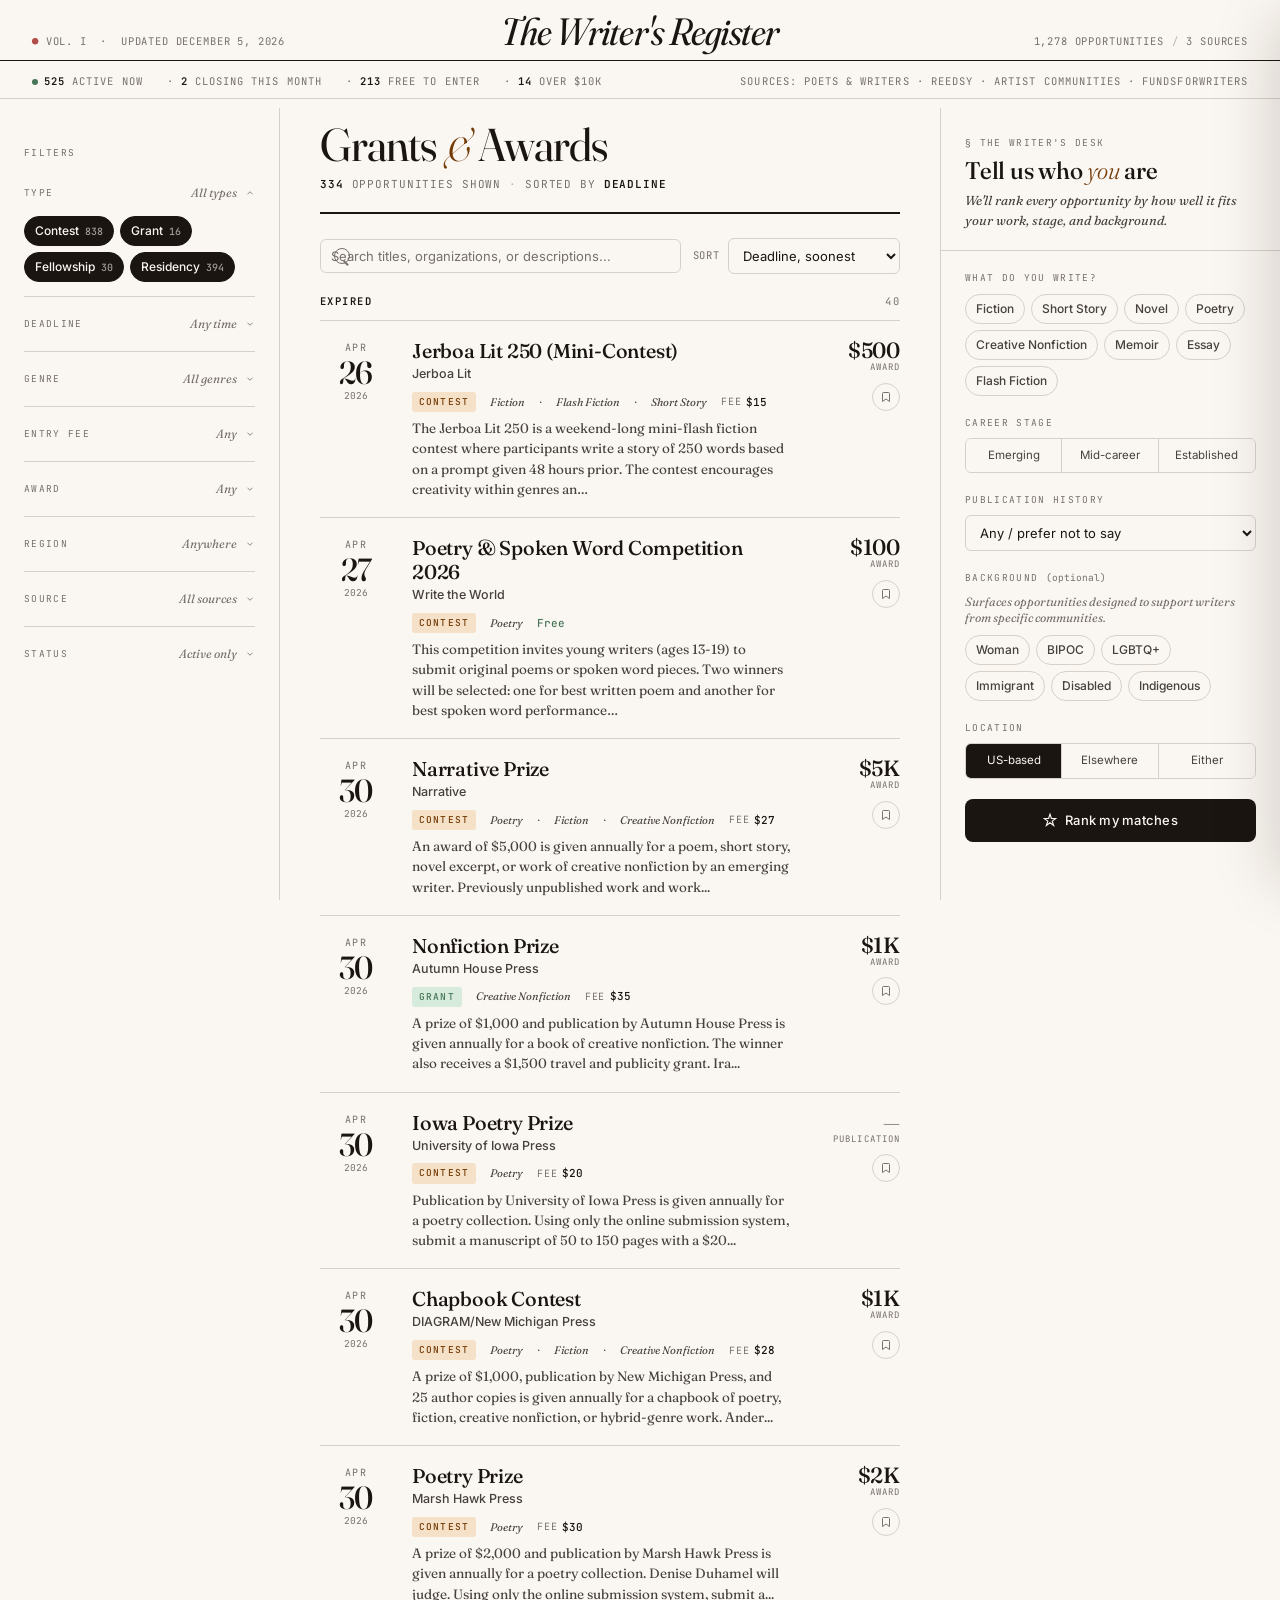
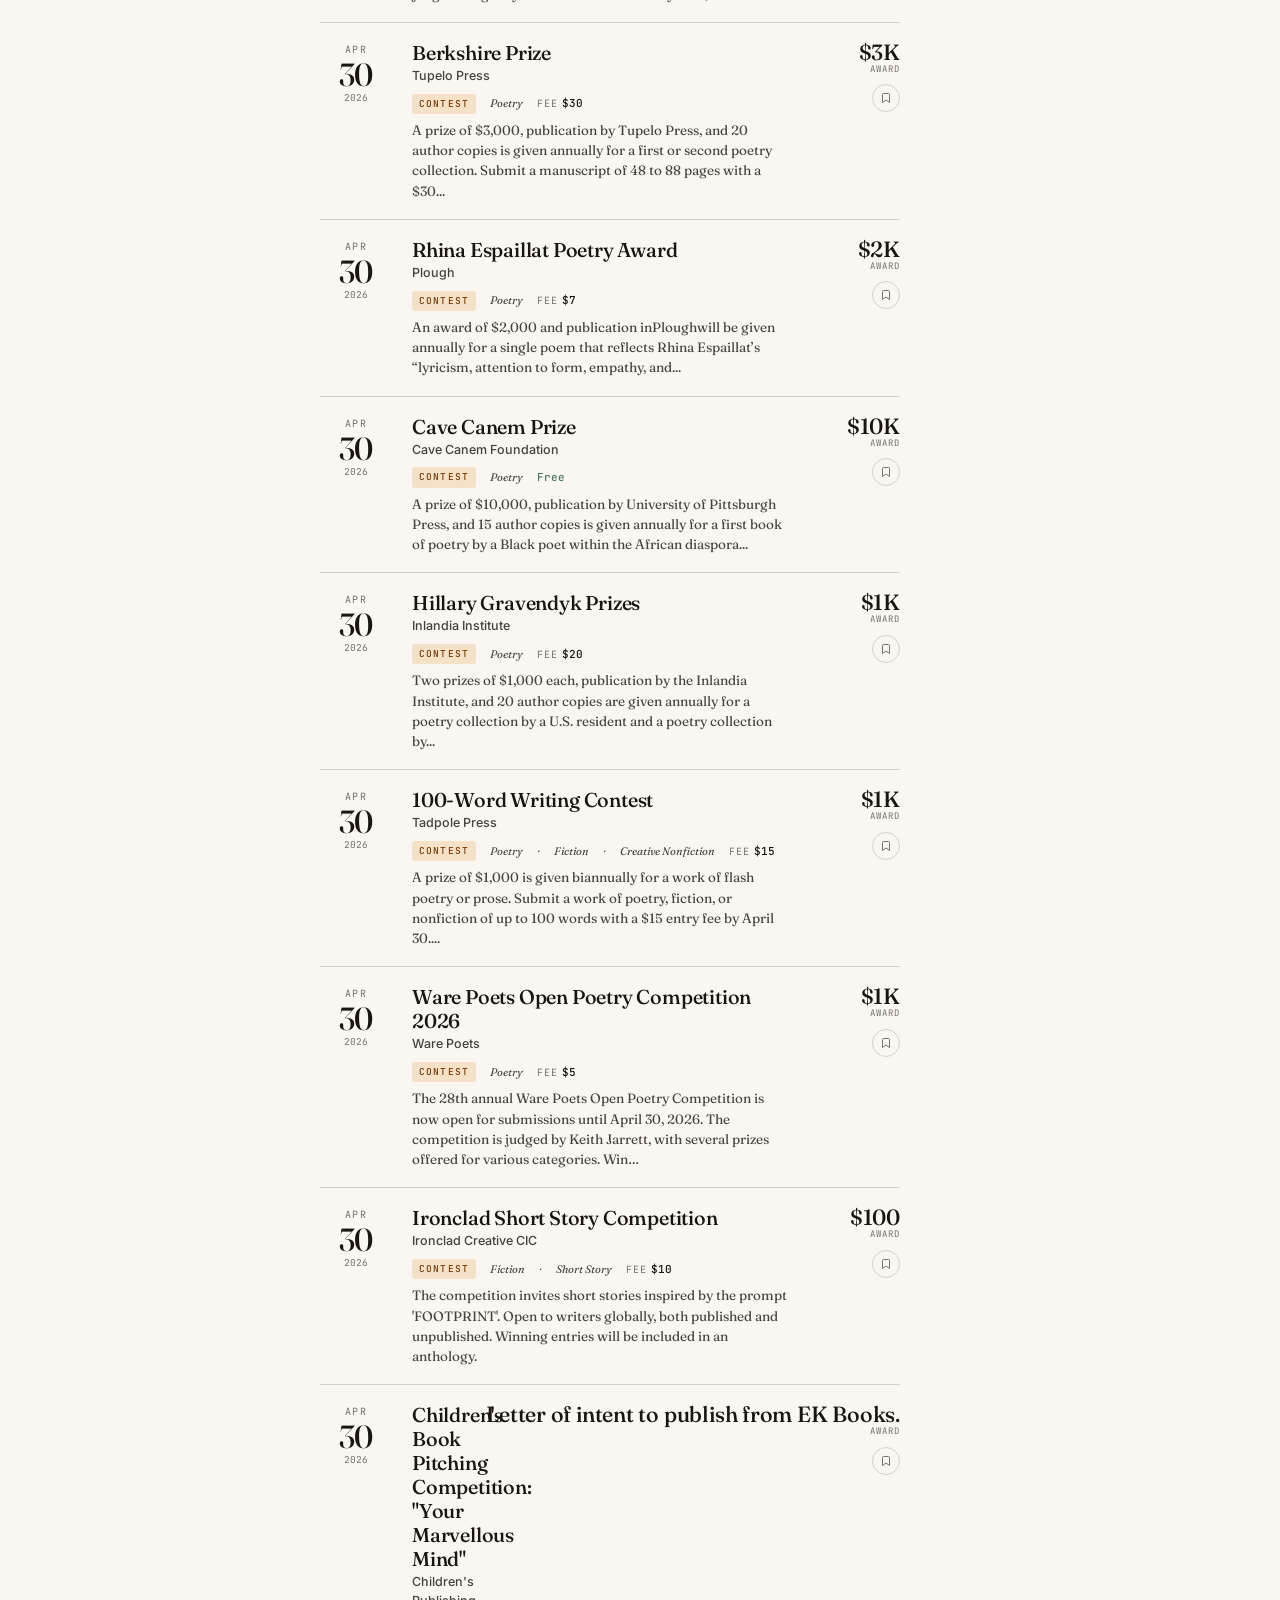
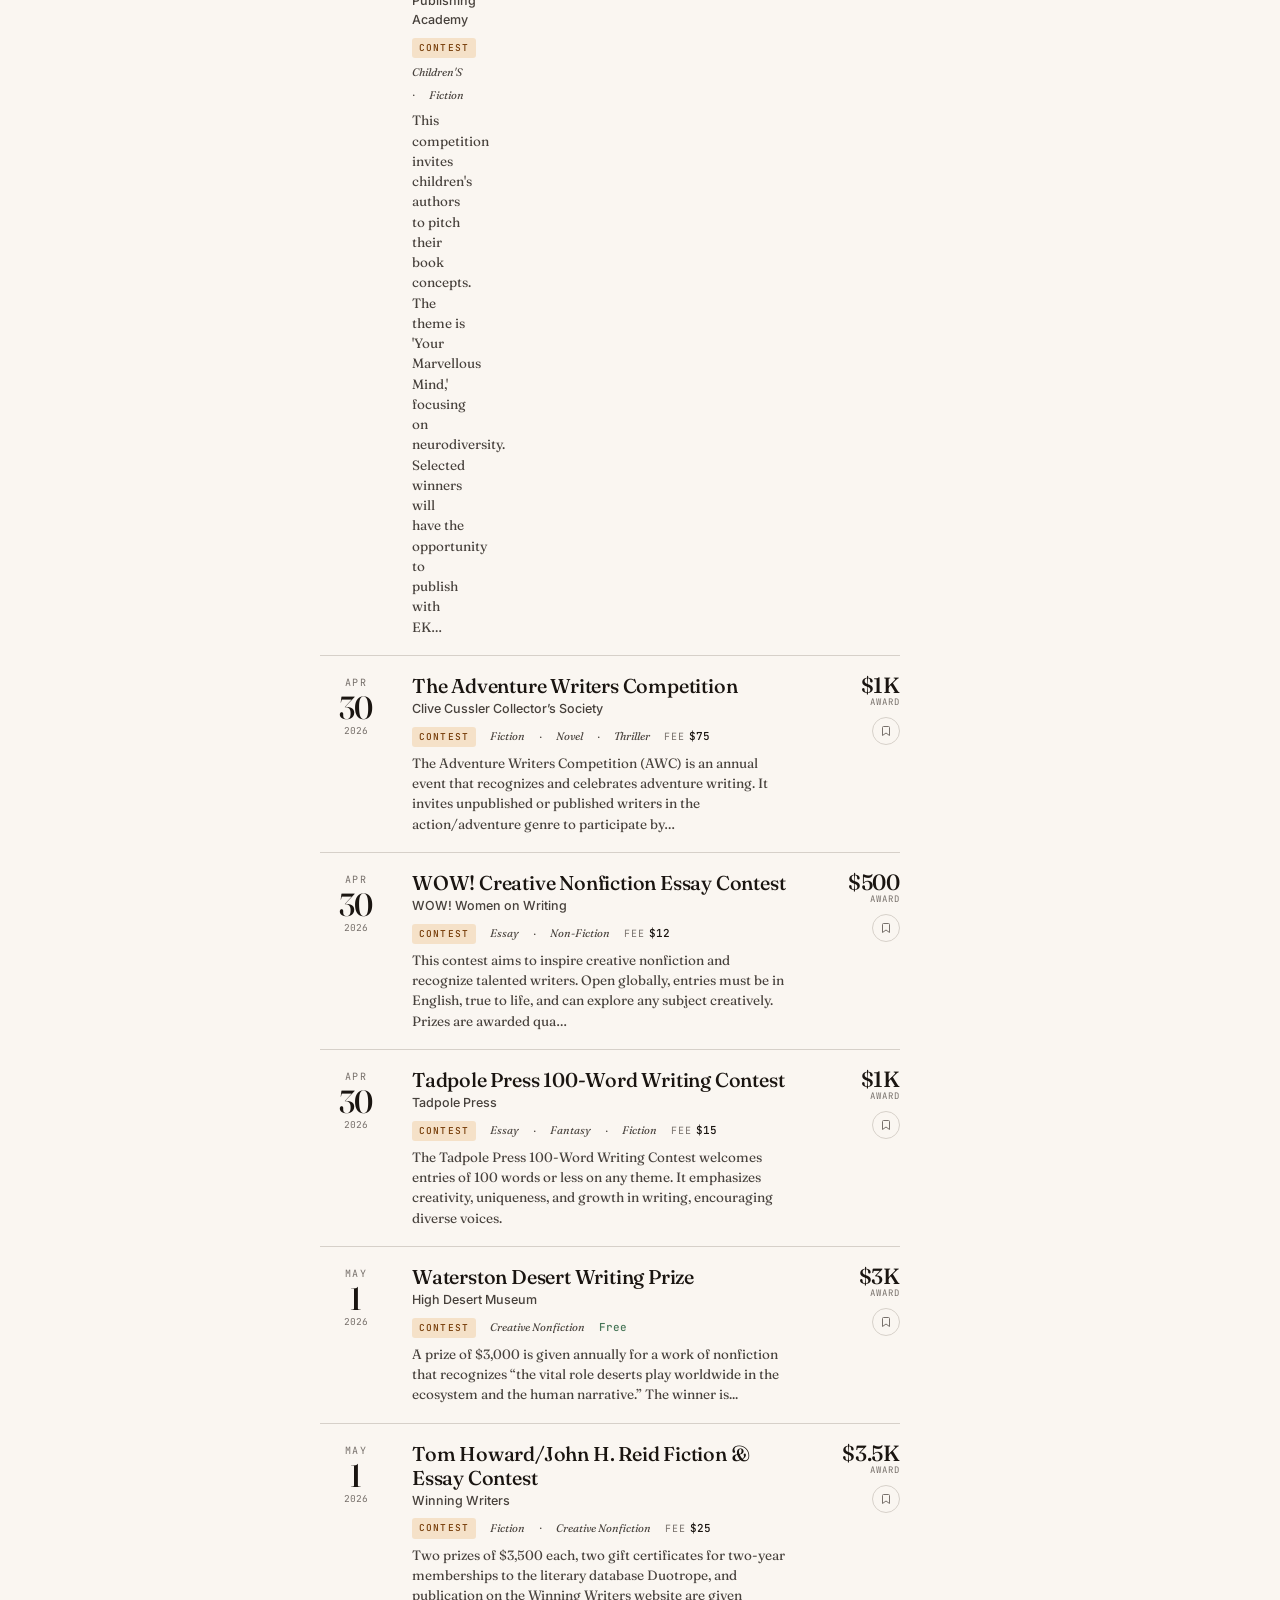
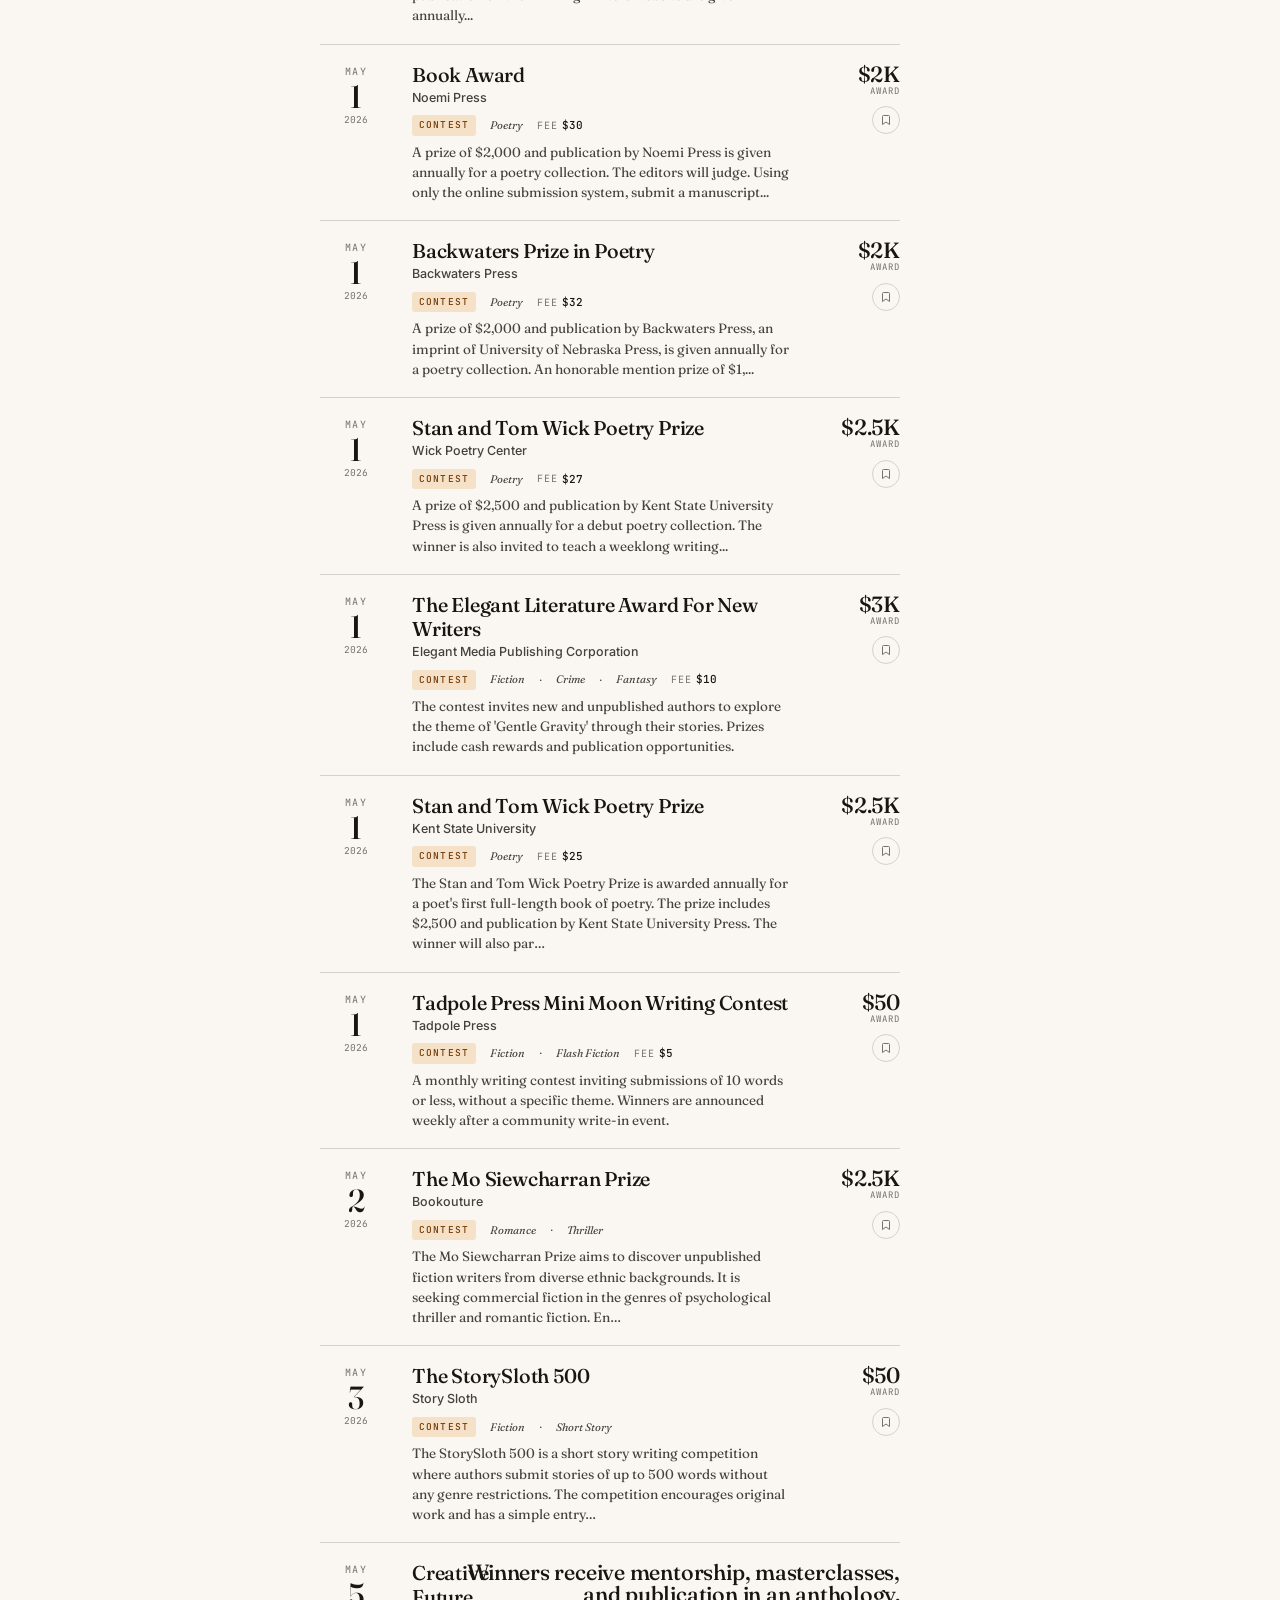
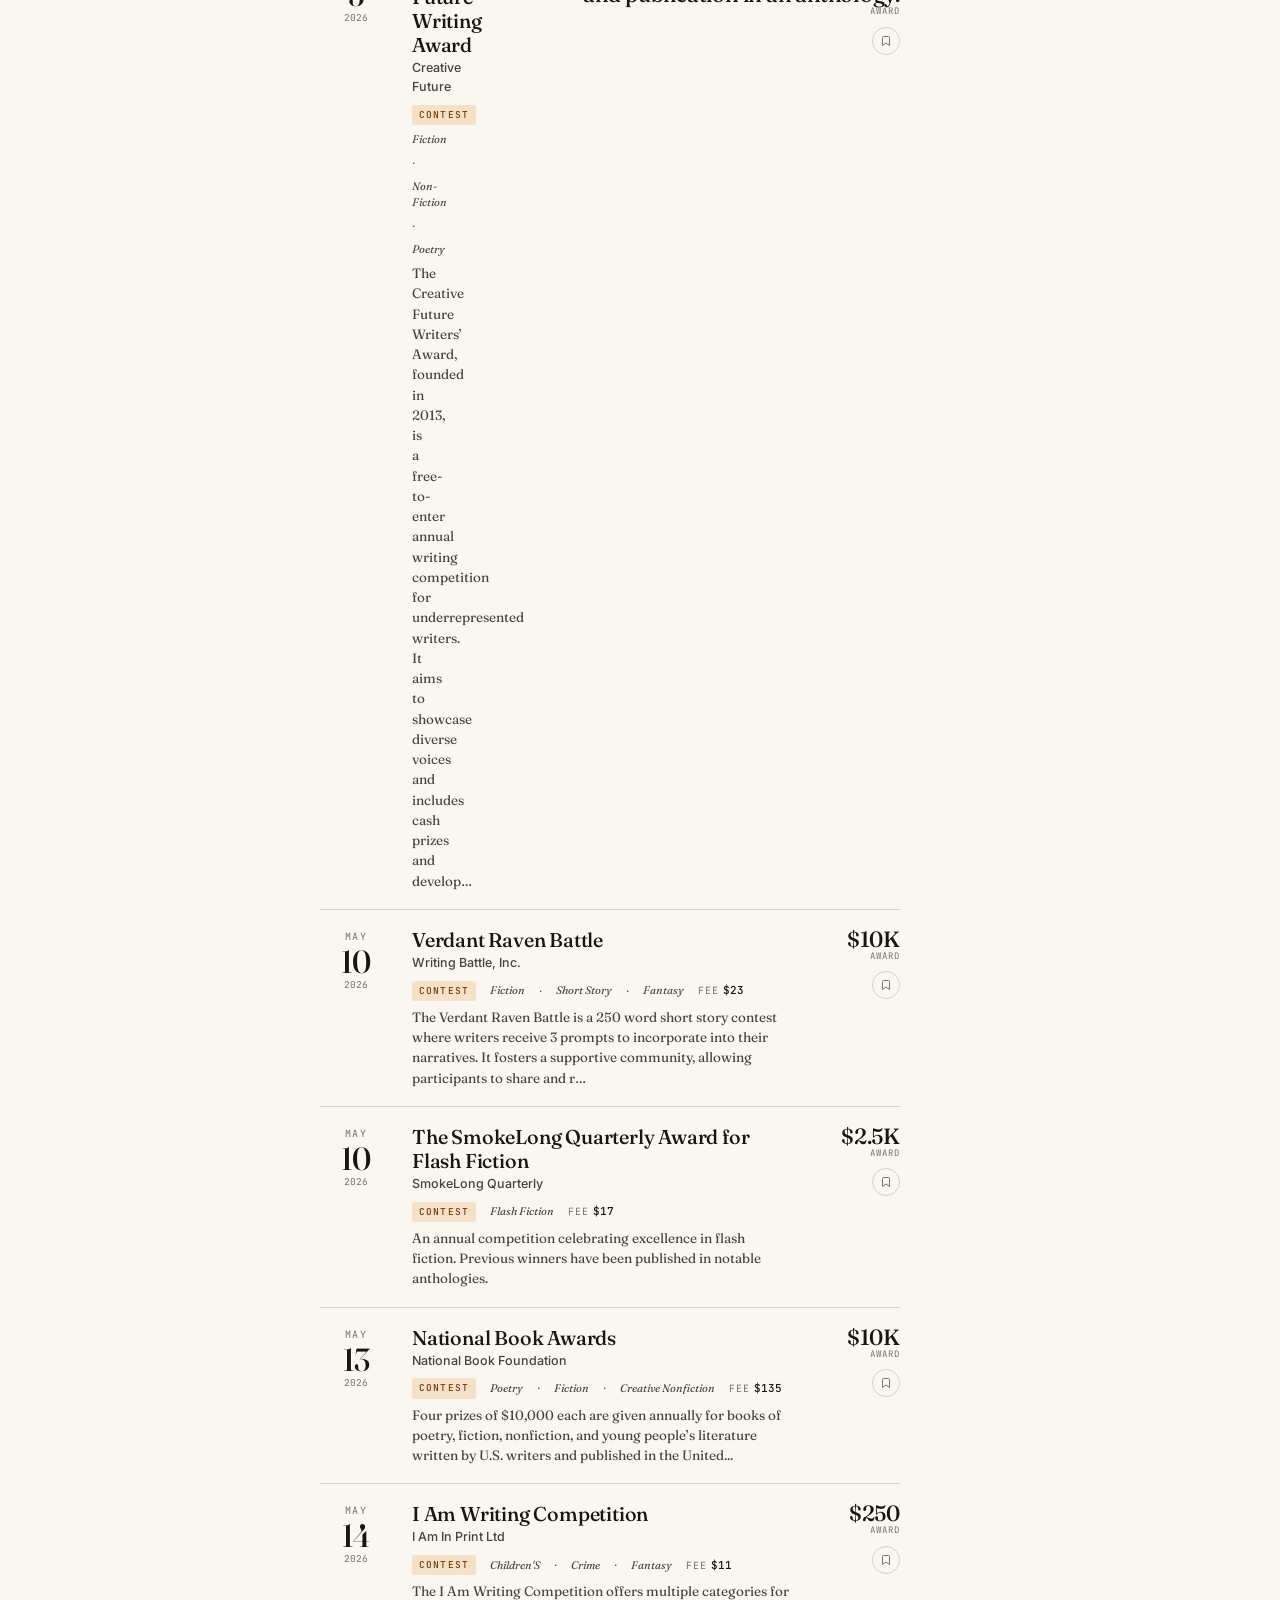
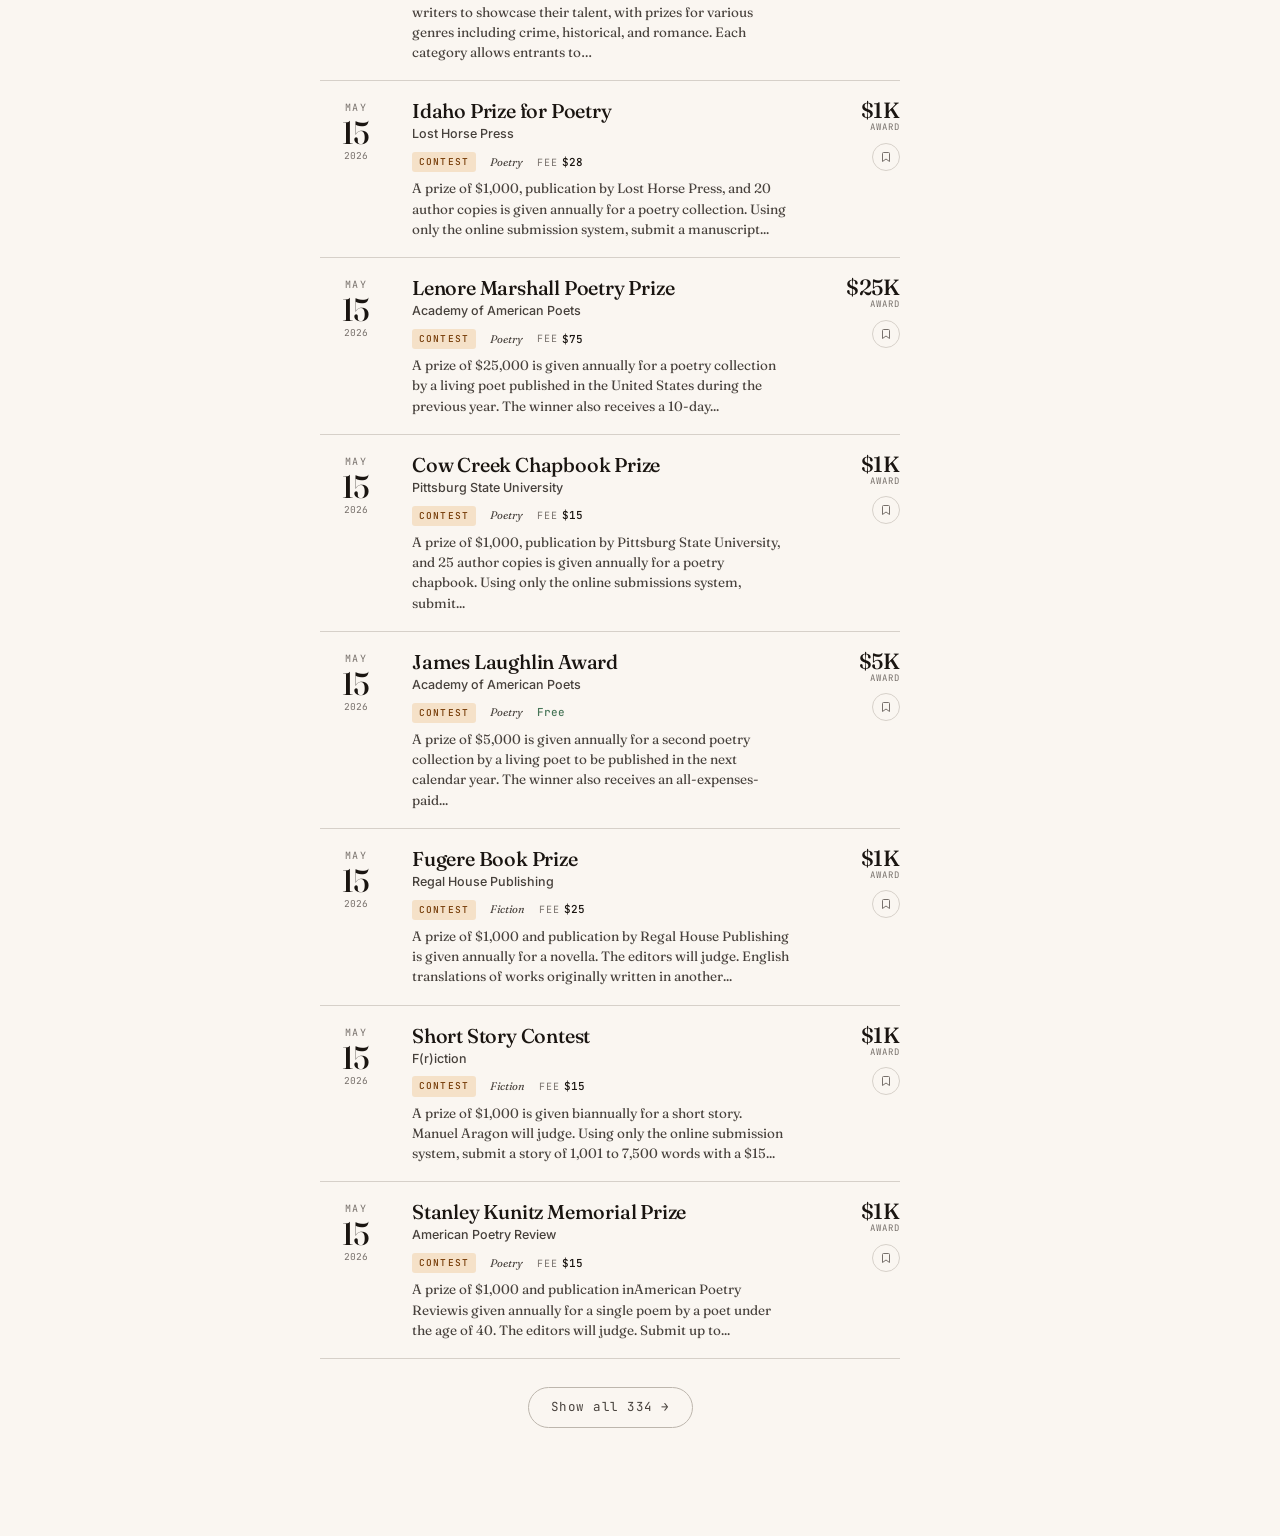
<file: public/index.html>
<!DOCTYPE html>
<html lang="en">
<head>
<meta charset="UTF-8" />
<meta name="viewport" content="width=device-width, initial-scale=1.0" />
<title>The Writer's Register — Grants, Fellowships & Contests</title>
<link rel="preconnect" href="https://fonts.googleapis.com" />
<link rel="preconnect" href="https://fonts.gstatic.com" crossorigin />
<link href="https://fonts.googleapis.com/css2?family=Fraunces:opsz,wght,SOFT@9..144,300..800,0..100&family=Inter:wght@400;500;600;700&family=JetBrains+Mono:wght@400;500&display=swap" rel="stylesheet" />
<style>
  :root {
    --paper: oklch(97.5% 0.008 80);
    --paper-2: oklch(95% 0.01 80);
    --paper-3: oklch(92% 0.012 80);
    --ink: oklch(20% 0.012 60);
    --ink-2: oklch(38% 0.012 60);
    --ink-3: oklch(55% 0.012 60);
    --rule: oklch(86% 0.012 75);
    --rule-2: oklch(78% 0.015 75);

    --ochre: oklch(60% 0.12 65);
    --ochre-soft: oklch(92% 0.04 75);
    --ochre-ink: oklch(42% 0.1 55);

    --sage: oklch(52% 0.07 155);
    --sage-soft: oklch(92% 0.03 155);

    --rose: oklch(55% 0.13 25);
    --rose-soft: oklch(92% 0.035 30);

    --plum: oklch(45% 0.1 320);
    --plum-soft: oklch(92% 0.03 320);

    --indigo: oklch(45% 0.11 260);
    --indigo-soft: oklch(92% 0.03 260);

    --shadow: 0 1px 0 rgba(40, 30, 20, 0.04), 0 8px 24px -16px rgba(40, 30, 20, 0.12);

    --serif: "Fraunces", "Iowan Old Style", "Palatino Linotype", Georgia, serif;
    --sans: "Inter", -apple-system, BlinkMacSystemFont, "Segoe UI", sans-serif;
    --mono: "JetBrains Mono", ui-monospace, "SF Mono", Menlo, monospace;
  }

  * { box-sizing: border-box; margin: 0; padding: 0; }
  html, body { background: var(--paper); color: var(--ink); font-family: var(--sans); -webkit-font-smoothing: antialiased; text-rendering: optimizeLegibility; }
  body { font-size: 14.5px; line-height: 1.5; min-height: 100vh; }
  a { color: inherit; }
  button { font: inherit; color: inherit; cursor: pointer; background: none; border: none; }

  /* ───── Masthead ───── */
  .masthead {
    border-bottom: 1px solid var(--ink);
    background: var(--paper);
    padding: 14px 32px 10px;
    display: grid;
    grid-template-columns: 1fr auto 1fr;
    align-items: end;
    gap: 24px;
    position: sticky;
    top: 0;
    z-index: 40;
    backdrop-filter: blur(8px);
  }
  .masthead-left { font-family: var(--mono); font-size: 10.5px; letter-spacing: 0.08em; text-transform: uppercase; color: var(--ink-3); }
  .masthead-left .dot { color: var(--rose); }
  .masthead-title {
    font-family: var(--serif);
    font-weight: 400;
    font-variation-settings: "opsz" 144, "SOFT" 30;
    font-size: 38px;
    line-height: 0.95;
    letter-spacing: -0.02em;
    text-align: center;
    font-style: italic;
  }
  .masthead-title .amp { font-weight: 300; color: var(--ochre-ink); font-style: italic; padding: 0 2px; }
  .masthead-right {
    font-family: var(--mono);
    font-size: 10.5px;
    letter-spacing: 0.08em;
    text-transform: uppercase;
    color: var(--ink-3);
    text-align: right;
  }
  .masthead-right .sep { padding: 0 8px; color: var(--rule-2); }

  .sub-rule {
    border-bottom: 1px solid var(--rule);
    padding: 8px 32px;
    display: flex;
    gap: 24px;
    font-family: var(--mono);
    font-size: 10.5px;
    letter-spacing: 0.1em;
    text-transform: uppercase;
    color: var(--ink-3);
    background: var(--paper);
    position: sticky;
    top: 66px;
    z-index: 39;
  }
  .sub-rule b { color: var(--ink); font-weight: 600; }
  .sub-rule .pulse {
    display: inline-block;
    width: 6px; height: 6px; border-radius: 50%;
    background: var(--sage); margin-right: 6px;
    animation: pulse 2s ease-in-out infinite;
    vertical-align: middle;
  }
  @keyframes pulse { 0%, 100% { opacity: 1; } 50% { opacity: 0.3; } }

  /* ───── Layout ───── */
  .layout {
    display: grid;
    grid-template-columns: 280px minmax(0, 1fr) 340px;
    gap: 0;
    min-height: calc(100vh - 108px);
  }

  aside.rail {
    border-right: 1px solid var(--rule);
    padding: 28px 24px 80px;
    overflow-y: auto;
    max-height: calc(100vh - 108px);
    position: sticky;
    top: 108px;
  }
  aside.profile {
    border-left: 1px solid var(--rule);
    padding: 0;
    overflow-y: auto;
    max-height: calc(100vh - 108px);
    position: sticky;
    top: 108px;
    background: var(--paper);
  }

  main.feed {
    padding: 28px 40px 80px;
    min-width: 0;
  }

  /* ───── Rail filters ───── */
  .rail-section { margin-bottom: 24px; }
  .rail-label {
    font-family: var(--mono);
    font-size: 9.5px;
    letter-spacing: 0.14em;
    text-transform: uppercase;
    color: var(--ink-3);
    margin-bottom: 8px;
    display: flex;
    align-items: baseline;
    justify-content: space-between;
    gap: 8px;
  }
  .rail-label a {
    font-size: 10px;
    text-decoration: none;
    color: var(--ochre-ink);
    text-transform: none;
    letter-spacing: 0;
    cursor: pointer;
  }
  .rail-label a:hover { text-decoration: underline; }

  .rail-section { border-bottom: 1px solid var(--rule); padding-bottom: 14px; margin-bottom: 14px; }
  .rail-section:last-child { border-bottom: none; }
  .section-head {
    display: flex;
    align-items: center;
    justify-content: space-between;
    gap: 8px;
    width: 100%;
    padding: 4px 0;
    cursor: pointer;
    background: none;
    border: none;
    text-align: left;
    color: inherit;
    font: inherit;
  }
  .section-head:hover .sh-title { color: var(--ink); }
  .sh-title {
    font-family: var(--mono);
    font-size: 9.5px;
    letter-spacing: 0.14em;
    text-transform: uppercase;
    color: var(--ink-3);
    transition: color 0.12s;
    flex-shrink: 0;
  }
  .sh-summary {
    font-size: 11.5px;
    color: var(--ink-2);
    font-weight: 500;
    text-align: right;
    flex: 1;
    overflow: hidden;
    text-overflow: ellipsis;
    white-space: nowrap;
    min-width: 0;
  }
  .sh-summary.muted { color: var(--ink-3); font-weight: 400; font-style: italic; font-family: var(--serif); font-size: 12px; }
  .sh-summary.active { color: var(--ochre-ink); }
  .sh-chev {
    flex-shrink: 0;
    width: 10px; height: 10px;
    color: var(--ink-3);
    transition: transform 0.2s;
  }
  .rail-section.open .sh-chev { transform: rotate(180deg); }
  .section-body {
    max-height: 0;
    overflow: hidden;
    transition: max-height 0.25s ease, margin-top 0.2s ease, opacity 0.2s ease;
    opacity: 0;
    margin-top: 0;
  }
  .rail-section.open .section-body {
    max-height: 800px;
    opacity: 1;
    margin-top: 10px;
  }
  .filter-bar {
    display: flex;
    align-items: center;
    gap: 10px;
    padding: 10px 0 16px;
    margin-bottom: 4px;
  }
  .filter-bar .lbl {
    font-family: var(--mono);
    font-size: 9.5px;
    letter-spacing: 0.14em;
    text-transform: uppercase;
    color: var(--ink-3);
  }
  .filter-bar .clear-all {
    margin-left: auto;
    font-family: var(--mono);
    font-size: 10px;
    color: var(--ochre-ink);
    cursor: pointer;
  }
  .filter-bar .clear-all:hover { text-decoration: underline; }
  .filter-bar .active-count {
    display: inline-flex;
    align-items: center;
    justify-content: center;
    min-width: 18px;
    height: 18px;
    padding: 0 6px;
    font-family: var(--mono);
    font-size: 10px;
    font-weight: 600;
    background: var(--ink);
    color: var(--paper);
    border-radius: 999px;
  }

  .chip-row { display: flex; flex-wrap: wrap; gap: 6px; }
  .chip {
    font-family: var(--sans);
    font-size: 12px;
    font-weight: 500;
    padding: 5px 10px;
    border-radius: 999px;
    border: 1px solid var(--rule);
    background: transparent;
    color: var(--ink-2);
    cursor: pointer;
    transition: all 0.12s;
    display: inline-flex;
    align-items: center;
    gap: 6px;
    white-space: nowrap;
  }
  .chip:hover { border-color: var(--ink-3); color: var(--ink); }
  .chip.on {
    background: var(--ink);
    color: var(--paper);
    border-color: var(--ink);
  }
  .chip .n {
    font-family: var(--mono);
    font-size: 10px;
    opacity: 0.6;
  }

  /* check list for genres/sources (more compact) */
  .check-list { display: flex; flex-direction: column; gap: 2px; }
  .check-row {
    display: flex;
    align-items: center;
    gap: 8px;
    padding: 5px 4px;
    border-radius: 4px;
    cursor: pointer;
    font-size: 13px;
    color: var(--ink-2);
    transition: background 0.12s;
  }
  .check-row:hover { background: var(--paper-2); color: var(--ink); }
  .check-row input { accent-color: var(--ink); cursor: pointer; }
  .check-row .count {
    margin-left: auto;
    font-family: var(--mono);
    font-size: 10px;
    color: var(--ink-3);
  }

  select, input[type="text"], input[type="number"] {
    width: 100%;
    padding: 8px 10px;
    border: 1px solid var(--rule);
    border-radius: 6px;
    font-size: 13px;
    font-family: var(--sans);
    background: var(--paper);
    color: var(--ink);
  }
  select:focus, input:focus { outline: 2px solid var(--ochre); outline-offset: -1px; border-color: var(--ochre); }

  /* ───── Range sliders ───── */
  .range-wrap { margin: 8px 0 4px; }
  .range-label-row {
    display: flex;
    justify-content: space-between;
    align-items: baseline;
    margin-bottom: 8px;
  }
  .range-val { font-family: var(--mono); font-size: 12px; color: var(--ink); }
  .range-slider {
    position: relative;
    height: 24px;
  }
  .range-slider .track {
    position: absolute;
    top: 50%;
    transform: translateY(-50%);
    width: 100%;
    height: 2px;
    background: var(--rule);
    border-radius: 2px;
  }
  .range-slider .fill {
    position: absolute;
    top: 0;
    height: 100%;
    background: var(--ink);
    border-radius: 2px;
  }
  .range-slider input[type="range"] {
    position: absolute;
    width: 100%;
    top: 50%;
    transform: translateY(-50%);
    -webkit-appearance: none;
    appearance: none;
    background: none;
    pointer-events: none;
    margin: 0;
    padding: 0;
    height: 0;
    z-index: 3;
  }
  .range-slider input[type="range"]::-webkit-slider-thumb {
    -webkit-appearance: none;
    width: 14px; height: 14px;
    border-radius: 50%;
    background: var(--paper);
    border: 1.5px solid var(--ink);
    cursor: pointer;
    pointer-events: all;
    box-shadow: 0 1px 3px rgba(0,0,0,0.15);
  }
  .range-slider input[type="range"]::-moz-range-thumb {
    width: 14px; height: 14px;
    border-radius: 50%;
    background: var(--paper);
    border: 1.5px solid var(--ink);
    cursor: pointer;
    pointer-events: all;
  }

  /* ───── Toolbar / search ───── */
  .feed-header {
    display: flex;
    align-items: flex-end;
    justify-content: space-between;
    gap: 24px;
    margin-bottom: 24px;
    padding-bottom: 20px;
    border-bottom: 2px solid var(--ink);
  }
  .feed-title {
    font-family: var(--serif);
    font-variation-settings: "opsz" 96;
    font-size: 46px;
    font-weight: 400;
    line-height: 1;
    letter-spacing: -0.02em;
    color: var(--ink);
  }
  .feed-title .accent { font-style: italic; font-weight: 300; color: var(--ochre-ink); }
  .feed-sub {
    font-family: var(--mono);
    font-size: 11px;
    letter-spacing: 0.08em;
    text-transform: uppercase;
    color: var(--ink-3);
    margin-top: 8px;
  }
  .feed-sub b { color: var(--ink); font-weight: 600; }

  .toolbar {
    display: flex;
    gap: 12px;
    margin-bottom: 20px;
    align-items: center;
  }
  .search-wrap {
    flex: 1;
    position: relative;
  }
  .search-wrap::before {
    content: "";
    position: absolute;
    left: 14px;
    top: 50%;
    transform: translateY(-50%);
    width: 14px;
    height: 14px;
    border: 1.5px solid var(--ink-3);
    border-radius: 50%;
  }
  .search-wrap::after {
    content: "";
    position: absolute;
    left: 24px;
    top: calc(50% + 4px);
    width: 6px;
    height: 1.5px;
    background: var(--ink-3);
    transform: rotate(45deg);
    transform-origin: left;
  }
  .search-input {
    width: 100%;
    padding: 11px 14px 11px 36px;
    border: 1px solid var(--rule-2);
    border-radius: 8px;
    font-size: 14px;
    font-family: var(--sans);
    background: var(--paper);
    color: var(--ink);
  }
  .search-input:focus { outline: 2px solid var(--ochre); outline-offset: -1px; border-color: var(--ochre); }
  .search-input::placeholder { color: var(--ink-3); }

  .sort-wrap { display: flex; align-items: center; gap: 8px; }
  .sort-wrap span {
    font-family: var(--mono);
    font-size: 10.5px;
    text-transform: uppercase;
    letter-spacing: 0.08em;
    color: var(--ink-3);
  }
  .sort-wrap select { width: auto; padding: 8px 28px 8px 10px; font-size: 13px; }

  /* ───── Cards ───── */
  .cards { display: flex; flex-direction: column; }

  .group-heading {
    font-family: var(--mono);
    font-size: 10.5px;
    letter-spacing: 0.14em;
    text-transform: uppercase;
    color: var(--ink-3);
    padding: 28px 0 10px;
    border-bottom: 1px solid var(--rule);
    margin-bottom: 0;
    display: flex;
    gap: 10px;
    align-items: baseline;
  }
  .group-heading:first-child { padding-top: 0; }
  .group-heading b { color: var(--ink); font-weight: 600; }
  .group-heading .count {
    margin-left: auto;
    color: var(--ink-3);
  }
  .group-heading.urgent b { color: var(--rose); }

  .card {
    display: grid;
    grid-template-columns: 72px 1fr auto;
    gap: 20px;
    padding: 18px 0;
    border-bottom: 1px solid var(--rule);
    cursor: pointer;
    transition: background 0.12s;
    position: relative;
    align-items: start;
  }
  .card:hover { background: var(--paper-2); }
  .card.expired { opacity: 0.5; }
  .card.expired:hover { opacity: 0.75; }

  .date-block {
    font-family: var(--serif);
    text-align: center;
    line-height: 1;
    padding-top: 4px;
  }
  .date-block .month {
    font-family: var(--mono);
    font-size: 10px;
    text-transform: uppercase;
    letter-spacing: 0.14em;
    color: var(--ink-3);
    display: block;
    margin-bottom: 4px;
  }
  .date-block .day {
    font-size: 32px;
    font-weight: 500;
    font-variation-settings: "opsz" 144;
    color: var(--ink);
    letter-spacing: -0.02em;
    display: block;
  }
  .date-block .year {
    font-family: var(--mono);
    font-size: 9.5px;
    color: var(--ink-3);
    margin-top: 2px;
    display: block;
  }
  .date-block.urgent .day { color: var(--rose); }
  .date-block.rolling .month { font-style: italic; font-family: var(--serif); font-size: 11px; letter-spacing: 0; text-transform: none; color: var(--ink-2); }
  .date-block.rolling .day { font-size: 20px; font-style: italic; font-weight: 300; color: var(--ink-2); }
  .date-block.rolling .year { display: none; }

  .card-body { min-width: 0; }
  .card-title {
    font-family: var(--serif);
    font-size: 20px;
    line-height: 1.2;
    font-weight: 500;
    font-variation-settings: "opsz" 36;
    letter-spacing: -0.01em;
    color: var(--ink);
    margin-bottom: 2px;
  }
  .card-org {
    font-size: 12.5px;
    color: var(--ink-2);
    margin-bottom: 8px;
  }
  .card-org .org-name { font-weight: 500; }

  .card-meta {
    display: flex;
    flex-wrap: wrap;
    gap: 14px;
    row-gap: 6px;
    font-size: 12px;
    color: var(--ink-2);
    margin-bottom: 6px;
    align-items: center;
  }
  .card-meta .sep { color: var(--rule-2); }
  .meta-pill {
    display: inline-flex;
    align-items: center;
    gap: 5px;
    font-family: var(--mono);
    font-size: 11px;
    white-space: nowrap;
  }
  .meta-pill .k { color: var(--ink-3); font-size: 10px; text-transform: uppercase; letter-spacing: 0.08em; }
  .meta-pill .v { color: var(--ink); font-weight: 500; }
  .meta-pill.free .v { color: var(--sage); }

  .type-tag {
    font-family: var(--mono);
    font-size: 9.5px;
    letter-spacing: 0.12em;
    text-transform: uppercase;
    padding: 3px 7px;
    border-radius: 3px;
    font-weight: 500;
  }
  .type-contest { background: var(--ochre-soft); color: var(--ochre-ink); }
  .type-grant { background: var(--sage-soft); color: var(--sage); }
  .type-fellowship { background: var(--plum-soft); color: var(--plum); }
  .type-residency { background: var(--indigo-soft); color: var(--indigo); }
  .type-unknown { background: var(--paper-3); color: var(--ink-3); }

  .genre-tag {
    font-size: 11px;
    color: var(--ink-2);
    font-style: italic;
    font-family: var(--serif);
  }

  .card-desc {
    font-family: var(--serif);
    font-size: 13.5px;
    line-height: 1.5;
    color: var(--ink-2);
    margin-top: 4px;
    max-width: 62ch;
    font-variation-settings: "opsz" 14;
  }

  .card-right {
    display: flex;
    flex-direction: column;
    align-items: flex-end;
    gap: 8px;
    text-align: right;
    min-width: 90px;
  }
  .award-big {
    font-family: var(--serif);
    font-variation-settings: "opsz" 48;
    font-size: 22px;
    font-weight: 500;
    color: var(--ink);
    line-height: 1;
    letter-spacing: -0.01em;
  }
  .award-big .plus { color: var(--ochre-ink); font-style: italic; font-weight: 300; }
  .award-label {
    font-family: var(--mono);
    font-size: 9px;
    text-transform: uppercase;
    letter-spacing: 0.12em;
    color: var(--ink-3);
  }
  .save-btn {
    width: 28px; height: 28px;
    border-radius: 50%;
    border: 1px solid var(--rule);
    display: flex;
    align-items: center;
    justify-content: center;
    transition: all 0.15s;
    color: var(--ink-3);
  }
  .save-btn:hover { border-color: var(--ochre); color: var(--ochre-ink); }
  .save-btn.saved { background: var(--ink); border-color: var(--ink); color: var(--paper); }
  .save-btn svg { width: 12px; height: 12px; }

  .match-badge {
    display: flex;
    align-items: center;
    gap: 6px;
    padding: 3px 8px 3px 3px;
    border-radius: 999px;
    background: var(--paper-2);
    border: 1px solid var(--rule);
  }
  .match-ring {
    width: 22px; height: 22px;
    border-radius: 50%;
    background: conic-gradient(var(--score-color, var(--sage)) calc(var(--score, 0) * 1%), var(--paper-3) 0);
    display: flex;
    align-items: center;
    justify-content: center;
    position: relative;
  }
  .match-ring::before {
    content: "";
    position: absolute;
    inset: 2.5px;
    border-radius: 50%;
    background: var(--paper);
  }
  .match-ring span {
    position: relative;
    font-family: var(--mono);
    font-size: 9px;
    font-weight: 600;
    color: var(--ink);
  }
  .match-label {
    font-family: var(--mono);
    font-size: 10px;
    text-transform: uppercase;
    letter-spacing: 0.08em;
    color: var(--ink-2);
  }

  .match-notes {
    display: flex;
    flex-wrap: wrap;
    gap: 5px;
    margin-top: 8px;
  }
  .match-note {
    font-family: var(--mono);
    font-size: 10px;
    color: var(--sage);
    padding: 2px 7px;
    background: var(--sage-soft);
    border-radius: 3px;
    letter-spacing: 0.02em;
  }
  .match-note.urgent { color: var(--rose); background: var(--rose-soft); }

  /* ───── Profile rail ───── */
  .profile-header {
    padding: 28px 24px 20px;
    border-bottom: 1px solid var(--rule);
  }
  .profile-eyebrow {
    font-family: var(--mono);
    font-size: 9.5px;
    letter-spacing: 0.14em;
    text-transform: uppercase;
    color: var(--ink-3);
    margin-bottom: 8px;
  }
  .profile-title {
    font-family: var(--serif);
    font-variation-settings: "opsz" 72;
    font-size: 24px;
    font-weight: 500;
    line-height: 1.05;
    letter-spacing: -0.01em;
  }
  .profile-title .accent { font-style: italic; font-weight: 300; color: var(--ochre-ink); }
  .profile-blurb {
    font-family: var(--serif);
    font-size: 13px;
    line-height: 1.5;
    color: var(--ink-2);
    margin-top: 8px;
    font-style: italic;
  }

  .profile-body { padding: 20px 24px 80px; }
  .profile-section { margin-bottom: 20px; }
  .profile-section-label {
    font-family: var(--mono);
    font-size: 9.5px;
    letter-spacing: 0.14em;
    text-transform: uppercase;
    color: var(--ink-3);
    margin-bottom: 8px;
  }
  .profile-hint {
    font-family: var(--serif);
    font-size: 12px;
    line-height: 1.4;
    color: var(--ink-3);
    font-style: italic;
    margin-bottom: 8px;
  }

  .seg-group {
    display: grid;
    grid-template-columns: 1fr 1fr 1fr;
    gap: 0;
    border: 1px solid var(--rule);
    border-radius: 6px;
    overflow: hidden;
  }
  .seg-group button {
    padding: 8px 4px;
    font-size: 11.5px;
    color: var(--ink-2);
    border-right: 1px solid var(--rule);
    transition: all 0.12s;
    background: var(--paper);
  }
  .seg-group button:last-child { border-right: none; }
  .seg-group button:hover { background: var(--paper-2); }
  .seg-group button.on { background: var(--ink); color: var(--paper); }

  .apply-btn {
    display: flex;
    align-items: center;
    justify-content: center;
    gap: 8px;
    width: 100%;
    padding: 12px;
    background: var(--ink);
    color: var(--paper);
    border-radius: 8px;
    font-weight: 500;
    font-size: 13px;
    letter-spacing: 0.02em;
    margin-top: 12px;
    transition: all 0.15s;
  }
  .apply-btn:hover { background: var(--ochre-ink); }
  .apply-btn.active { background: var(--ochre-ink); }
  .apply-btn svg { width: 14px; height: 14px; }

  .profile-stats {
    display: grid;
    grid-template-columns: 1fr 1fr;
    gap: 1px;
    background: var(--rule);
    border-radius: 8px;
    overflow: hidden;
    margin-top: 16px;
  }
  .profile-stat {
    background: var(--paper);
    padding: 12px 14px;
  }
  .profile-stat .v {
    font-family: var(--serif);
    font-variation-settings: "opsz" 48;
    font-size: 24px;
    font-weight: 500;
    letter-spacing: -0.01em;
    line-height: 1;
  }
  .profile-stat .k {
    font-family: var(--mono);
    font-size: 9.5px;
    letter-spacing: 0.12em;
    text-transform: uppercase;
    color: var(--ink-3);
    margin-top: 6px;
  }

  /* ───── Drawer ───── */
  .drawer-bg {
    position: fixed;
    inset: 0;
    background: rgba(30, 20, 10, 0.3);
    backdrop-filter: blur(2px);
    z-index: 100;
    opacity: 0;
    pointer-events: none;
    transition: opacity 0.2s;
  }
  .drawer-bg.open { opacity: 1; pointer-events: auto; }
  .drawer {
    position: fixed;
    top: 0; right: 0; bottom: 0;
    width: min(640px, 100vw);
    background: var(--paper);
    z-index: 101;
    transform: translateX(100%);
    transition: transform 0.26s cubic-bezier(0.22, 0.88, 0.37, 1);
    overflow-y: auto;
    box-shadow: -24px 0 60px -20px rgba(30, 20, 10, 0.18);
    display: flex;
    flex-direction: column;
  }
  .drawer.open { transform: translateX(0); }
  .drawer-close {
    position: absolute;
    top: 20px; right: 20px;
    width: 32px; height: 32px;
    border-radius: 50%;
    border: 1px solid var(--rule);
    display: flex;
    align-items: center;
    justify-content: center;
    color: var(--ink-2);
    z-index: 2;
    background: var(--paper);
  }
  .drawer-close:hover { border-color: var(--ink); color: var(--ink); }
  .drawer-head {
    padding: 40px 40px 24px;
    border-bottom: 1px solid var(--rule);
    background: linear-gradient(180deg, var(--paper-2) 0%, var(--paper) 100%);
  }
  .drawer-eyebrow {
    display: flex;
    align-items: center;
    gap: 10px;
    margin-bottom: 14px;
  }
  .drawer-title {
    font-family: var(--serif);
    font-variation-settings: "opsz" 96;
    font-size: 32px;
    font-weight: 500;
    line-height: 1.1;
    letter-spacing: -0.015em;
    margin-bottom: 4px;
    text-wrap: pretty;
  }
  .drawer-org {
    font-size: 13px;
    color: var(--ink-2);
  }
  .drawer-org .org-name { font-weight: 500; color: var(--ink); }

  .drawer-body { padding: 24px 40px 32px; flex: 1; }
  .drawer-row {
    display: grid;
    grid-template-columns: 120px 1fr;
    padding: 10px 0;
    border-bottom: 1px solid var(--rule);
    align-items: baseline;
  }
  .drawer-row:last-child { border-bottom: none; }
  .drawer-row .k {
    font-family: var(--mono);
    font-size: 10px;
    letter-spacing: 0.14em;
    text-transform: uppercase;
    color: var(--ink-3);
  }
  .drawer-row .v { font-size: 14px; color: var(--ink); }
  .drawer-row .v.money { font-family: var(--mono); font-weight: 500; }

  .drawer-desc {
    font-family: var(--serif);
    font-variation-settings: "opsz" 14;
    font-size: 15px;
    line-height: 1.65;
    color: var(--ink);
    margin-top: 24px;
    max-width: 60ch;
  }
  .drawer-desc-label {
    font-family: var(--mono);
    font-size: 10px;
    letter-spacing: 0.14em;
    text-transform: uppercase;
    color: var(--ink-3);
    margin-top: 24px;
  }

  .drawer-foot {
    border-top: 1px solid var(--rule);
    padding: 20px 40px;
    display: flex;
    gap: 12px;
    background: var(--paper);
    position: sticky;
    bottom: 0;
  }
  .btn-primary {
    flex: 1;
    padding: 12px 20px;
    background: var(--ink);
    color: var(--paper);
    border-radius: 8px;
    font-weight: 500;
    font-size: 13.5px;
    text-align: center;
    text-decoration: none;
    display: flex;
    align-items: center;
    justify-content: center;
    gap: 8px;
    transition: background 0.15s;
  }
  .btn-primary:hover { background: var(--ochre-ink); }
  .btn-primary svg { width: 14px; height: 14px; }
  .btn-secondary {
    padding: 12px 18px;
    border: 1px solid var(--rule-2);
    border-radius: 8px;
    font-weight: 500;
    font-size: 13.5px;
    color: var(--ink);
    background: var(--paper);
    display: flex;
    align-items: center;
    gap: 8px;
  }
  .btn-secondary:hover { border-color: var(--ink); }
  .btn-secondary svg { width: 14px; height: 14px; }

  .loading, .no-results {
    padding: 60px 20px;
    text-align: center;
    color: var(--ink-3);
  }
  .no-results .big {
    font-family: var(--serif);
    font-size: 24px;
    color: var(--ink-2);
    font-style: italic;
    font-weight: 400;
    margin-bottom: 8px;
  }
  .no-results .small { font-size: 13px; }

  .show-more-wrap { padding: 28px 0; text-align: center; }
  .show-more {
    padding: 10px 22px;
    border: 1px solid var(--rule-2);
    border-radius: 999px;
    font-size: 12.5px;
    color: var(--ink-2);
    background: var(--paper);
    font-family: var(--mono);
    letter-spacing: 0.04em;
  }
  .show-more:hover { border-color: var(--ink); color: var(--ink); }

  /* Saved pill at top of feed */
  .saved-strip {
    border: 1px solid var(--rule);
    border-radius: 10px;
    padding: 14px 18px;
    margin-bottom: 24px;
    background: var(--paper-2);
    display: flex;
    align-items: center;
    gap: 14px;
    font-size: 13px;
  }
  .saved-strip .count {
    font-family: var(--serif);
    font-variation-settings: "opsz" 48;
    font-size: 22px;
    font-weight: 500;
    color: var(--ink);
  }
  .saved-strip .lbl { color: var(--ink-2); }
  .saved-strip button {
    margin-left: auto;
    font-family: var(--mono);
    font-size: 11px;
    text-transform: uppercase;
    letter-spacing: 0.08em;
    color: var(--ochre-ink);
  }
  .saved-strip button:hover { text-decoration: underline; }

  /* Responsive */
  @media (max-width: 1200px) {
    .layout { grid-template-columns: 240px minmax(0, 1fr) 300px; }
    main.feed { padding: 24px; }
  }
  @media (max-width: 960px) {
    .layout { grid-template-columns: 1fr; }
    aside.rail, aside.profile { position: static; max-height: none; border: none; border-bottom: 1px solid var(--rule); }
  }
  @media (max-width: 640px) {
    .masthead { grid-template-columns: 1fr; text-align: center; padding: 12px 16px 8px; }
    .masthead-left, .masthead-right { text-align: center; }
    .masthead-title { font-size: 28px; }
    .sub-rule { top: 92px; padding: 8px 16px; overflow-x: auto; white-space: nowrap; }
    main.feed { padding: 20px 16px; }
    .feed-title { font-size: 32px; }
    .card { grid-template-columns: 60px 1fr; }
    .card-right { grid-column: 1 / -1; flex-direction: row; align-items: center; justify-content: space-between; }
  }
</style>
</head>
<body>

<header class="masthead">
  <div class="masthead-left">
    <span class="dot">●</span> Vol. I &nbsp;·&nbsp; Updated <span id="today">—</span>
  </div>
  <h1 class="masthead-title">The Writer's Register</h1>
  <div class="masthead-right">
    <span id="ed-count">—</span> opportunities<span class="sep">/</span><span id="ed-sources">—</span> sources
  </div>
</header>

<div class="sub-rule">
  <span><span class="pulse"></span><b id="live-active">—</b> active now</span>
  <span>· <b id="live-urgent">—</b> closing this month</span>
  <span>· <b id="live-free">—</b> free to enter</span>
  <span>· <b id="live-big">—</b> over $10K</span>
  <span style="margin-left: auto; color: var(--ink-3);">Sources: Poets &amp; Writers · Reedsy · Artist Communities · FundsForWriters</span>
</div>

<div class="layout">
  <aside class="rail">
    <div class="filter-bar">
      <span class="lbl">Filters</span>
      <span class="active-count" id="active-count" style="display:none">0</span>
      <a class="clear-all" id="clear-all" style="display:none">Clear all</a>
    </div>

    <div class="rail-section open" data-sec="type">
      <button class="section-head" type="button">
        <span class="sh-title">Type</span>
        <span class="sh-summary muted" id="sum-type">All types</span>
        <svg class="sh-chev" viewBox="0 0 24 24" fill="none" stroke="currentColor" stroke-width="2"><path d="M6 9l6 6 6-6"/></svg>
      </button>
      <div class="section-body">
        <div class="chip-row" id="type-filters"></div>
      </div>
    </div>

    <div class="rail-section" data-sec="deadline">
      <button class="section-head" type="button">
        <span class="sh-title">Deadline</span>
        <span class="sh-summary muted" id="sum-deadline">Any time</span>
        <svg class="sh-chev" viewBox="0 0 24 24" fill="none" stroke="currentColor" stroke-width="2"><path d="M6 9l6 6 6-6"/></svg>
      </button>
      <div class="section-body">
        <div class="chip-row" id="deadline-filters">
          <button class="chip" data-dl="any">Any time</button>
          <button class="chip" data-dl="7">Next 7 days</button>
          <button class="chip" data-dl="30">This month</button>
          <button class="chip" data-dl="90">Next 90 days</button>
          <button class="chip" data-dl="rolling">Rolling</button>
        </div>
      </div>
    </div>

    <div class="rail-section" data-sec="genre">
      <button class="section-head" type="button">
        <span class="sh-title">Genre</span>
        <span class="sh-summary muted" id="sum-genre">All genres</span>
        <svg class="sh-chev" viewBox="0 0 24 24" fill="none" stroke="currentColor" stroke-width="2"><path d="M6 9l6 6 6-6"/></svg>
      </button>
      <div class="section-body">
        <div class="check-list" id="genre-filters"></div>
      </div>
    </div>

    <div class="rail-section" data-sec="fee">
      <button class="section-head" type="button">
        <span class="sh-title">Entry Fee</span>
        <span class="sh-summary muted" id="sum-fee">Any</span>
        <svg class="sh-chev" viewBox="0 0 24 24" fill="none" stroke="currentColor" stroke-width="2"><path d="M6 9l6 6 6-6"/></svg>
      </button>
      <div class="section-body">
        <div class="range-wrap">
          <div class="range-label-row">
            <span class="range-val" id="fee-label">Any</span>
            <span class="range-val" style="color: var(--ink-3); font-size: 10px;">0 → $50+</span>
          </div>
          <div class="range-slider">
            <div class="track"><div class="fill" id="fee-fill"></div></div>
            <input type="range" min="0" max="8" value="0" id="fee-min" />
            <input type="range" min="0" max="8" value="8" id="fee-max" />
          </div>
        </div>
      </div>
    </div>

    <div class="rail-section" data-sec="amount">
      <button class="section-head" type="button">
        <span class="sh-title">Award</span>
        <span class="sh-summary muted" id="sum-amount">Any</span>
        <svg class="sh-chev" viewBox="0 0 24 24" fill="none" stroke="currentColor" stroke-width="2"><path d="M6 9l6 6 6-6"/></svg>
      </button>
      <div class="section-body">
        <div class="range-wrap">
          <div class="range-label-row">
            <span class="range-val" id="amount-label">Any</span>
            <span class="range-val" style="color: var(--ink-3); font-size: 10px;">$0 → $100K+</span>
          </div>
          <div class="range-slider">
            <div class="track"><div class="fill" id="amount-fill"></div></div>
            <input type="range" min="0" max="10" value="0" id="amount-min" />
            <input type="range" min="0" max="10" value="10" id="amount-max" />
          </div>
        </div>
      </div>
    </div>

    <div class="rail-section" data-sec="region">
      <button class="section-head" type="button">
        <span class="sh-title">Region</span>
        <span class="sh-summary muted" id="sum-region">Anywhere</span>
        <svg class="sh-chev" viewBox="0 0 24 24" fill="none" stroke="currentColor" stroke-width="2"><path d="M6 9l6 6 6-6"/></svg>
      </button>
      <div class="section-body">
        <select id="region-filter">
          <option value="any">Any region</option>
          <option value="us">United States only</option>
          <option value="intl">International</option>
        </select>
        <input type="text" id="location-search" placeholder="Filter by city, state, country…" style="margin-top:8px;" />
      </div>
    </div>

    <div class="rail-section" data-sec="source">
      <button class="section-head" type="button">
        <span class="sh-title">Source</span>
        <span class="sh-summary muted" id="sum-source">All sources</span>
        <svg class="sh-chev" viewBox="0 0 24 24" fill="none" stroke="currentColor" stroke-width="2"><path d="M6 9l6 6 6-6"/></svg>
      </button>
      <div class="section-body">
        <div class="check-list" id="source-filters"></div>
      </div>
    </div>

    <div class="rail-section" data-sec="status">
      <button class="section-head" type="button">
        <span class="sh-title">Status</span>
        <span class="sh-summary muted" id="sum-status">Active only</span>
        <svg class="sh-chev" viewBox="0 0 24 24" fill="none" stroke="currentColor" stroke-width="2"><path d="M6 9l6 6 6-6"/></svg>
      </button>
      <div class="section-body">
        <div class="check-list">
          <label class="check-row"><input type="checkbox" id="hide-expired" checked /> Hide expired</label>
          <label class="check-row"><input type="checkbox" id="saved-only" /> Saved only <span class="count" id="saved-count"></span></label>
        </div>
      </div>
    </div>
  </aside>

  <main class="feed">
    <div class="feed-header">
      <div>
        <h2 class="feed-title">Grants <span class="accent">&amp;</span> Awards</h2>
        <div class="feed-sub"><b id="showing-count">—</b> opportunities shown <span style="color: var(--rule-2)">·</span> sorted by <b id="sort-label">deadline</b></div>
      </div>
    </div>

    <div class="toolbar">
      <div class="search-wrap">
        <input type="text" class="search-input" id="search" placeholder="Search titles, organizations, or descriptions..." />
      </div>
      <div class="sort-wrap">
        <span>Sort</span>
        <select id="sort-by">
          <option value="deadline">Deadline, soonest</option>
          <option value="amount-desc">Highest award</option>
          <option value="fee-asc">Lowest fee</option>
          <option value="title">Alphabetical</option>
          <option value="score">Best match</option>
        </select>
      </div>
    </div>

    <div class="cards" id="cards">
      <div class="loading">Loading opportunities…</div>
    </div>
  </main>

  <aside class="profile">
    <div class="profile-header">
      <div class="profile-eyebrow">§ The Writer's Desk</div>
      <div class="profile-title">Tell us who <span class="accent">you</span> are</div>
      <div class="profile-blurb">We'll rank every opportunity by how well it fits your work, stage, and background.</div>
    </div>
    <div class="profile-body">
      <div class="profile-section">
        <div class="profile-section-label">What do you write?</div>
        <div class="chip-row" id="profile-genres"></div>
      </div>

      <div class="profile-section">
        <div class="profile-section-label">Career stage</div>
        <div class="seg-group" id="profile-stage">
          <button data-v="emerging">Emerging</button>
          <button data-v="mid-career">Mid-career</button>
          <button data-v="established">Established</button>
        </div>
      </div>

      <div class="profile-section">
        <div class="profile-section-label">Publication history</div>
        <select id="profile-pub">
          <option value="">Any / prefer not to say</option>
          <option value="unpublished">Unpublished</option>
          <option value="published_magazines">Published in magazines</option>
          <option value="published_one_book">Published one book</option>
          <option value="published_multiple">Multiple books</option>
        </select>
      </div>

      <div class="profile-section">
        <div class="profile-section-label">Background <span style="color: var(--ink-3); text-transform: none; letter-spacing: 0;">(optional)</span></div>
        <div class="profile-hint">Surfaces opportunities designed to support writers from specific communities.</div>
        <div class="chip-row" id="profile-demo"></div>
      </div>

      <div class="profile-section">
        <div class="profile-section-label">Location</div>
        <div class="seg-group" id="profile-citizen">
          <button data-v="true">US-based</button>
          <button data-v="false">Elsewhere</button>
          <button data-v="">Either</button>
        </div>
      </div>

      <button class="apply-btn" id="apply-profile">
        <svg viewBox="0 0 24 24" fill="none" stroke="currentColor" stroke-width="2"><path d="M12 2l2.4 7.4H22l-6.2 4.5 2.4 7.4L12 16.8l-6.2 4.5 2.4-7.4L2 9.4h7.6z"/></svg>
        <span id="apply-label">Rank my matches</span>
      </button>

      <div class="profile-stats" id="profile-stats" style="display: none;">
        <div class="profile-stat">
          <div class="v" id="stat-matches">—</div>
          <div class="k">Strong matches</div>
        </div>
        <div class="profile-stat">
          <div class="v" id="stat-free">—</div>
          <div class="k">Free &amp; fits</div>
        </div>
      </div>
    </div>
  </aside>
</div>

<div class="drawer-bg" id="drawer-bg"></div>
<aside class="drawer" id="drawer" aria-hidden="true">
  <button class="drawer-close" id="drawer-close" aria-label="Close">
    <svg width="14" height="14" viewBox="0 0 24 24" fill="none" stroke="currentColor" stroke-width="2"><path d="M18 6L6 18M6 6l12 12"/></svg>
  </button>
  <div id="drawer-content"></div>
</aside>

<script>
const SRC = { pw: 'Poets & Writers', reedsy: 'Reedsy', aca: 'Artist Communities', ffw: 'FundsForWriters' };

const ALIASES = {
  literature: new Set(['fiction','creative nonfiction','poetry','novel','short story','essay','memoir']),
  'literary arts': new Set(['fiction','creative nonfiction','poetry','novel','short story','essay','memoir']),
  writing: new Set(['fiction','creative nonfiction','poetry','novel','short story','essay','memoir']),
  fiction: new Set(['fiction','novel','short story']),
  'creative nonfiction': new Set(['creative nonfiction','essay','memoir','non-fiction']),
  'non-fiction': new Set(['creative nonfiction','essay','memoir','non-fiction']),
};

const FEE_STEPS = [0, 5, 10, 15, 20, 25, 35, 50];
const AWARD_STEPS = [0, 100, 500, 1000, 2500, 5000, 10000, 25000, 50000, 100000];

const GENRE_OPTIONS = ['Fiction', 'Short Story', 'Novel', 'Poetry', 'Creative Nonfiction', 'Memoir', 'Essay', 'Flash Fiction'];
const DEMO_OPTIONS = ['Woman', 'BIPOC', 'LGBTQ+', 'Immigrant', 'Disabled', 'Indigenous'];
const DEMO_VALS = { 'Woman': 'women', 'BIPOC': 'BIPOC', 'LGBTQ+': 'LGBTQ', 'Immigrant': 'immigrant', 'Disabled': 'disabled', 'Indigenous': 'indigenous' };

const MONTHS = ['Jan','Feb','Mar','Apr','May','Jun','Jul','Aug','Sep','Oct','Nov','Dec'];

let ALL = [];
let scored = {};
let profileOn = false;
let activeDeadline = 'any';
let saved = new Set(JSON.parse(localStorage.getItem('wr_saved') || '[]'));
let currentDetail = null;

function fmtMoney(v) {
  if (v == null) return '—';
  if (v === 0) return 'Free';
  if (v >= 1000) return '$' + (v % 1000 === 0 ? (v / 1000) + 'K' : (v / 1000).toFixed(1) + 'K');
  return '$' + v;
}

function fmtAward(raw, numeric) {
  if (numeric == null || numeric === 0) {
    if (raw && raw !== '0' && raw !== '$0') return raw;
    return null;
  }
  if (numeric >= 1000) {
    return numeric % 1000 === 0 ? '$' + (numeric/1000) + 'K' : '$' + (numeric/1000).toFixed(1) + 'K';
  }
  return '$' + numeric.toLocaleString();
}

function parseDate(d) {
  if (!d) return null;
  const dt = new Date(d);
  return isNaN(dt) ? null : dt;
}

function dayDiff(d) {
  if (!d) return null;
  return Math.floor((d - new Date()) / 86400000);
}

document.getElementById('today').textContent = new Date().toLocaleDateString('en-US', { month: 'long', day: 'numeric', year: 'numeric' });

// ───── Slider plumbing ─────
function setupSlider(prefix, steps) {
  const minEl = document.getElementById(prefix + '-min');
  const maxEl = document.getElementById(prefix + '-max');
  const fillEl = document.getElementById(prefix + '-fill');
  const labelEl = document.getElementById(prefix + '-label');
  const maxIdx = +minEl.getAttribute('max');

  function update() {
    let lo = +minEl.value, hi = +maxEl.value;
    if (lo > hi) { const t = lo; lo = hi; hi = t; minEl.value = lo; maxEl.value = hi; }
    const loPct = (lo / maxIdx) * 100, hiPct = (hi / maxIdx) * 100;
    fillEl.style.left = loPct + '%';
    fillEl.style.width = (hiPct - loPct) + '%';
    minEl.style.zIndex = lo >= maxIdx - 1 ? 5 : 3;

    const loVal = steps[lo] ?? 0;
    const isHiMax = hi >= steps.length;
    const hiVal = isHiMax ? null : steps[hi];
    let label;
    if (lo === 0 && isHiMax) label = 'Any';
    else if (prefix === 'fee' && lo === 0 && hi === 0) label = 'Free only';
    else if (lo === hi) label = fmtMoney(loVal);
    else if (isHiMax) label = fmtMoney(loVal) + '+';
    else label = fmtMoney(loVal) + ' – ' + fmtMoney(hiVal);
    labelEl.textContent = label;
    render();
  }

  minEl.addEventListener('input', () => { if (+minEl.value > +maxEl.value) minEl.value = maxEl.value; update(); });
  maxEl.addEventListener('input', () => { if (+maxEl.value < +minEl.value) maxEl.value = minEl.value; update(); });
  update();
}

// ───── Load ─────
fetch('data.json').then(r => r.json()).then(data => {
  ALL = data;
  const active = ALL.filter(d => !d.deadline_expired);
  const free = active.filter(d => d.entry_fee_numeric === 0);
  const big = active.filter(d => (d.award_amount_numeric || 0) >= 10000);
  const thisMonth = active.filter(d => { const dt = parseDate(d.deadline_date); const dd = dayDiff(dt); return dd != null && dd >= 0 && dd <= 30; });

  document.getElementById('ed-count').textContent = ALL.length.toLocaleString();
  document.getElementById('ed-sources').textContent = new Set(ALL.map(d => d.source)).size;
  document.getElementById('live-active').textContent = active.length.toLocaleString();
  document.getElementById('live-urgent').textContent = thisMonth.length.toLocaleString();
  document.getElementById('live-free').textContent = free.length.toLocaleString();
  document.getElementById('live-big').textContent = big.length.toLocaleString();

  buildFilters();
  setupSlider('fee', FEE_STEPS);
  setupSlider('amount', AWARD_STEPS);
  buildProfile();
  bindEvents();
  render();
  updateSavedCount();
});

function buildFilters() {
  const types = {}, genres = {}, sources = {};
  ALL.forEach(d => {
    const t = d.opportunity_type || 'unknown';
    types[t] = (types[t] || 0) + 1;
    sources[d.source] = (sources[d.source] || 0) + 1;
    if (d.writing_types) d.writing_types.split(/[,;/]|\band\b/).forEach(g => {
      g = g.trim().toLowerCase();
      if (g.length > 1) genres[g] = (genres[g] || 0) + 1;
    });
  });

  // Types as chips
  const typeEl = document.getElementById('type-filters');
  const typeOrder = ['contest','grant','fellowship','residency'];
  const entries = Object.entries(types).sort((a, b) => {
    const ia = typeOrder.indexOf(a[0]); const ib = typeOrder.indexOf(b[0]);
    if (ia === -1 && ib === -1) return b[1] - a[1];
    if (ia === -1) return 1; if (ib === -1) return -1;
    return ia - ib;
  });
  typeEl.innerHTML = entries.map(([v, c]) =>
    `<button class="chip on" data-f="type" data-v="${v}">${cap(v)} <span class="n">${c}</span></button>`
  ).join('');

  // Genres as check-list (top 12)
  const topGenres = Object.entries(genres).sort((a, b) => b[1] - a[1]).slice(0, 12);
  document.getElementById('genre-filters').innerHTML = topGenres.map(([v, c]) =>
    `<label class="check-row"><input type="checkbox" data-f="genre" value="${v}" checked /> ${cap(v)} <span class="count">${c}</span></label>`
  ).join('');

  // Sources as check-list
  document.getElementById('source-filters').innerHTML = Object.entries(sources)
    .sort((a, b) => b[1] - a[1])
    .map(([v, c]) =>
      `<label class="check-row"><input type="checkbox" data-f="source" value="${v}" checked /> ${SRC[v] || v} <span class="count">${c}</span></label>`
    ).join('');
}

function buildProfile() {
  document.getElementById('profile-genres').innerHTML = GENRE_OPTIONS.map(g =>
    `<button class="chip" data-pg="${g.toLowerCase()}">${g}</button>`
  ).join('');
  document.getElementById('profile-demo').innerHTML = DEMO_OPTIONS.map(d =>
    `<button class="chip" data-pd="${DEMO_VALS[d]}">${d}</button>`
  ).join('');
}

function cap(s) { return s.replace(/\b\w/g, c => c.toUpperCase()); }

// ───── Events ─────
function bindEvents() {
  document.getElementById('search').addEventListener('input', debounce(render, 200));
  document.getElementById('sort-by').addEventListener('change', () => {
    document.getElementById('sort-label').textContent = document.getElementById('sort-by').options[document.getElementById('sort-by').selectedIndex].textContent.toLowerCase();
    render();
  });
  document.getElementById('hide-expired').addEventListener('change', render);
  document.getElementById('saved-only').addEventListener('change', render);
  document.getElementById('region-filter').addEventListener('change', render);
  document.getElementById('location-search').addEventListener('input', debounce(render, 200));

  // Type chips toggle
  document.getElementById('type-filters').addEventListener('click', e => {
    const c = e.target.closest('.chip'); if (!c) return;
    c.classList.toggle('on');
    render();
  });

  // Collapsible sections
  document.querySelectorAll('.rail-section .section-head').forEach(h => {
    h.addEventListener('click', () => {
      h.closest('.rail-section').classList.toggle('open');
    });
  });

  // Clear all
  document.getElementById('clear-all').addEventListener('click', () => {
    document.querySelectorAll('#type-filters .chip').forEach(c => c.classList.add('on'));
    document.querySelectorAll('[data-f="genre"]').forEach(e => e.checked = true);
    document.querySelectorAll('[data-f="source"]').forEach(e => e.checked = true);
    document.querySelectorAll('#deadline-filters .chip').forEach(c => c.classList.remove('on'));
    document.querySelector('#deadline-filters .chip[data-dl="any"]').classList.add('on');
    activeDeadline = 'any';
    document.getElementById('fee-min').value = 0;
    document.getElementById('fee-max').value = 8;
    document.getElementById('amount-min').value = 0;
    document.getElementById('amount-max').value = 10;
    document.getElementById('region-filter').value = 'any';
    document.getElementById('location-search').value = '';
    document.getElementById('hide-expired').checked = true;
    document.getElementById('saved-only').checked = false;
    document.getElementById('search').value = '';
    setupSlider('fee', FEE_STEPS);
    setupSlider('amount', AWARD_STEPS);
    render();
  });

  // Deadline chips
  document.getElementById('deadline-filters').addEventListener('click', e => {
    const c = e.target.closest('.chip'); if (!c) return;
    document.querySelectorAll('#deadline-filters .chip').forEach(x => x.classList.remove('on'));
    c.classList.add('on');
    activeDeadline = c.dataset.dl;
    render();
  });
  document.querySelector('#deadline-filters .chip[data-dl="any"]').classList.add('on');

  // Generic checkbox change
  document.addEventListener('change', e => { if (e.target.dataset.f) render(); });

  // Profile genre/demo chips
  document.getElementById('profile-genres').addEventListener('click', e => {
    const c = e.target.closest('.chip'); if (!c) return;
    c.classList.toggle('on');
  });
  document.getElementById('profile-demo').addEventListener('click', e => {
    const c = e.target.closest('.chip'); if (!c) return;
    c.classList.toggle('on');
  });

  // Stage segmented
  document.getElementById('profile-stage').addEventListener('click', e => {
    const b = e.target.closest('button'); if (!b) return;
    const wasOn = b.classList.contains('on');
    document.querySelectorAll('#profile-stage button').forEach(x => x.classList.remove('on'));
    if (!wasOn) b.classList.add('on');
  });
  document.getElementById('profile-citizen').addEventListener('click', e => {
    const b = e.target.closest('button'); if (!b) return;
    document.querySelectorAll('#profile-citizen button').forEach(x => x.classList.remove('on'));
    b.classList.add('on');
  });
  document.querySelector('#profile-citizen button[data-v="true"]').classList.add('on');

  document.getElementById('apply-profile').addEventListener('click', () => {
    profileOn = true;
    scoreAll();
    document.getElementById('sort-by').value = 'score';
    document.getElementById('sort-label').textContent = 'best match';
    document.getElementById('apply-label').textContent = 'Re-rank matches';
    document.getElementById('apply-profile').classList.add('active');

    const strong = ALL.filter(d => !d.deadline_expired && (scored[d.id]?.s || 0) >= 90).length;
    const freeFit = ALL.filter(d => !d.deadline_expired && (scored[d.id]?.s || 0) >= 70 && d.entry_fee_numeric === 0).length;
    document.getElementById('stat-matches').textContent = strong;
    document.getElementById('stat-free').textContent = freeFit;
    document.getElementById('profile-stats').style.display = 'grid';
    render();
  });

  // Drawer
  document.getElementById('drawer-bg').addEventListener('click', closeDrawer);
  document.getElementById('drawer-close').addEventListener('click', closeDrawer);
  document.addEventListener('keydown', e => { if (e.key === 'Escape') closeDrawer(); });
}

function updateSavedCount() {
  document.getElementById('saved-count').textContent = saved.size || '';
}

// ───── Profile & scoring ─────
function getProfile() {
  return {
    genres: [...document.querySelectorAll('#profile-genres .chip.on')].map(e => e.dataset.pg),
    stage: (document.querySelector('#profile-stage button.on') || {}).dataset?.v || '',
    pub: document.getElementById('profile-pub').value,
    demo: [...document.querySelectorAll('#profile-demo .chip.on')].map(e => e.dataset.pd),
    us: (document.querySelector('#profile-citizen button.on') || {}).dataset?.v,
  };
}

function scoreAll() {
  const p = getProfile();
  scored = {};
  ALL.forEach(d => { scored[d.id] = scoreOne(d, p); });
}

function scoreOne(d, p) {
  let s = 0; const n = [];
  const txt = `${d.description || ''} ${d.eligibility_notes || ''}`.toLowerCase();

  const og = pl(d.writing_types), pg = p.genres;
  if (!og.length) s += 15;
  else if (pg.length && overlap(og, pg)) { s += 30; n.push('Your genre'); }
  else if (pg.length) {
    if (['writer','writing','literary','fiction','poet','author'].some(k => (d.description || '').toLowerCase().includes(k))) { s += 10; n.push('Writing-adjacent'); }
  } else s += 15;

  if (p.stage) {
    if (txt.includes(p.stage)) { s += 20; n.push(`For ${p.stage} writers`); }
    else if (!['emerging','early-career','established','mid-career','debut'].some(k => txt.includes(k))) s += 10;
    else s += 5;
  } else s += 10;

  if (p.pub === 'unpublished' && txt.includes('unpublished')) { s += 15; n.push('Welcomes unpublished'); }
  else if (txt.includes('published') && p.pub?.includes('published')) s += 15;
  else if (!['published','unpublished','first book'].some(k => txt.includes(k))) s += 10;
  else s += 5;

  const geo = `${d.geography || ''} ${txt}`.toLowerCase();
  if (geo.includes('international') || geo.includes('worldwide')) { s += 15; n.push('Open internationally'); }
  else if ((geo.includes('u.s.') || geo.includes('united states')) && p.us === 'true') s += 15;
  else if (!geo.includes('resident') && !geo.includes('citizen')) s += 10;
  else s += 5;

  if (p.demo.length && p.demo.some(x => txt.includes(x.toLowerCase()))) { s += 15; n.push('Supports your background'); }
  else s += 5;

  const amt = d.award_amount_numeric;
  if (amt != null && amt >= 5000) { s += 10; n.push(fmtAward(null, amt) + ' award'); }
  else if (amt != null && amt >= 1000) s += 8;
  else if (amt != null && amt > 0) s += 5;
  else s += 3;

  const fee = d.entry_fee_numeric;
  if (fee != null && fee === 0) { s += 10; n.push('Free to enter'); }
  else if (fee != null && fee <= 10) s += 7;
  else if (fee != null && fee <= 20) s += 4;
  else s += 2;

  if (d.deadline_date) {
    const days = dayDiff(parseDate(d.deadline_date));
    if (days != null) {
      if (days > 60) s += 10;
      else if (days > 30) s += 7;
      else if (days > 14) { s += 5; n.push(`${days} days left`); }
      else if (days > 0) { s += 3; n.push({ urgent: true, text: `${days}d — urgent` }); }
    }
  } else s += 5;

  return { s, n };
}

function pl(v) {
  if (!v) return [];
  return v.split(/[,;/]|\band\b/).map(s => s.trim().toLowerCase()).filter(s => s.length > 1);
}

function overlap(a, b) {
  const sa = new Set(a), sb = new Set(b);
  for (const x of sa) if (sb.has(x)) return true;
  for (const x of sa) for (const y of sb) if (x.includes(y) || y.includes(x)) return true;
  const ea = new Set(a), eb = new Set(b);
  a.forEach(x => { if (ALIASES[x]) ALIASES[x].forEach(v => ea.add(v)); });
  b.forEach(x => { if (ALIASES[x]) ALIASES[x].forEach(v => eb.add(v)); });
  for (const x of ea) if (eb.has(x)) return true;
  return false;
}

// ───── Render ─────
function updateSummaries(types, genres, srcs, feeActive, amtActive, feeLo, feeHi, amtLo, amtHi, region, locQ) {
  let active = 0;

  // Type
  const totalTypes = document.querySelectorAll('#type-filters .chip').length;
  const sumT = document.getElementById('sum-type');
  if (types.size === totalTypes) { sumT.textContent = 'All types'; sumT.className = 'sh-summary muted'; }
  else if (types.size === 0) { sumT.textContent = 'None selected'; sumT.className = 'sh-summary active'; active++; }
  else { sumT.textContent = [...types].map(cap).join(', '); sumT.className = 'sh-summary active'; active++; }

  // Deadline
  const sumD = document.getElementById('sum-deadline');
  const dlMap = { any: 'Any time', '7': 'Next 7 days', '30': 'This month', '90': 'Next 90 days', rolling: 'Rolling' };
  sumD.textContent = dlMap[activeDeadline] || 'Any time';
  if (activeDeadline !== 'any') { sumD.className = 'sh-summary active'; active++; } else { sumD.className = 'sh-summary muted'; }

  // Genre
  const totalGenres = document.querySelectorAll('[data-f="genre"]').length;
  const sumG = document.getElementById('sum-genre');
  if (genres.size === totalGenres) { sumG.textContent = 'All genres'; sumG.className = 'sh-summary muted'; }
  else if (genres.size === 0) { sumG.textContent = 'None'; sumG.className = 'sh-summary active'; active++; }
  else if (genres.size <= 2) { sumG.textContent = [...genres].map(cap).join(', '); sumG.className = 'sh-summary active'; active++; }
  else { sumG.textContent = `${genres.size} selected`; sumG.className = 'sh-summary active'; active++; }

  // Fee
  const sumF = document.getElementById('sum-fee');
  sumF.textContent = document.getElementById('fee-label').textContent;
  if (feeActive) { sumF.className = 'sh-summary active'; active++; } else { sumF.className = 'sh-summary muted'; }

  // Amount
  const sumA = document.getElementById('sum-amount');
  sumA.textContent = document.getElementById('amount-label').textContent;
  if (amtActive) { sumA.className = 'sh-summary active'; active++; } else { sumA.className = 'sh-summary muted'; }

  // Region
  const sumR = document.getElementById('sum-region');
  const regMap = { any: 'Anywhere', us: 'United States', intl: 'International' };
  let regLabel = regMap[region];
  if (locQ) regLabel = (region === 'any' ? '' : regLabel + ' · ') + `“${locQ}”`;
  sumR.textContent = regLabel;
  if (region !== 'any' || locQ) { sumR.className = 'sh-summary active'; active++; } else { sumR.className = 'sh-summary muted'; }

  // Source
  const totalSrcs = document.querySelectorAll('[data-f="source"]').length;
  const sumS = document.getElementById('sum-source');
  if (srcs.size === totalSrcs) { sumS.textContent = 'All sources'; sumS.className = 'sh-summary muted'; }
  else if (srcs.size === 0) { sumS.textContent = 'None'; sumS.className = 'sh-summary active'; active++; }
  else { sumS.textContent = [...srcs].map(s => SRC[s] || s).join(', '); sumS.className = 'sh-summary active'; active++; }

  // Status
  const hideExp = document.getElementById('hide-expired').checked;
  const savedOnly = document.getElementById('saved-only').checked;
  const sumSt = document.getElementById('sum-status');
  const parts = [];
  if (!hideExp) parts.push('Show expired');
  if (savedOnly) parts.push('Saved only');
  if (parts.length) { sumSt.textContent = parts.join(' · '); sumSt.className = 'sh-summary active'; active++; }
  else { sumSt.textContent = 'Active only'; sumSt.className = 'sh-summary muted'; }

  // Bar
  const ac = document.getElementById('active-count');
  const ca = document.getElementById('clear-all');
  if (active > 0) {
    ac.style.display = 'inline-flex';
    ac.textContent = active;
    ca.style.display = 'inline';
  } else {
    ac.style.display = 'none';
    ca.style.display = 'none';
  }
}

function render() {
  const q = document.getElementById('search').value.toLowerCase();
  const hideExp = document.getElementById('hide-expired').checked;
  const savedOnly = document.getElementById('saved-only').checked;
  const sort = document.getElementById('sort-by').value;
  const region = document.getElementById('region-filter').value;
  const locQ = document.getElementById('location-search').value.toLowerCase().trim();

  const types = new Set();
  document.querySelectorAll('#type-filters .chip.on').forEach(c => types.add(c.dataset.v));
  const genres = new Set();
  document.querySelectorAll('[data-f="genre"]:checked').forEach(e => genres.add(e.value));
  const srcs = new Set();
  document.querySelectorAll('[data-f="source"]:checked').forEach(e => srcs.add(e.value));

  const feeLoIdx = +document.getElementById('fee-min').value;
  const feeHiIdx = +document.getElementById('fee-max').value;
  const amtLoIdx = +document.getElementById('amount-min').value;
  const amtHiIdx = +document.getElementById('amount-max').value;
  const feeLo = FEE_STEPS[feeLoIdx] ?? 0;
  const feeHi = feeHiIdx >= FEE_STEPS.length ? null : FEE_STEPS[feeHiIdx] ?? null;
  const amtLo = AWARD_STEPS[amtLoIdx] ?? 0;
  const amtHi = amtHiIdx >= AWARD_STEPS.length ? null : AWARD_STEPS[amtHiIdx] ?? null;
  const feeActive = feeLoIdx > 0 || feeHiIdx < FEE_STEPS.length;
  const amtActive = amtLoIdx > 0 || amtHiIdx < AWARD_STEPS.length;

  let f = ALL.filter(d => {
    if (hideExp && d.deadline_expired) return false;
    if (savedOnly && !saved.has(d.id)) return false;
    if (!types.has(d.opportunity_type || 'unknown')) return false;
    if (!srcs.has(d.source)) return false;
    if (genres.size) {
      const og = pl(d.writing_types);
      if (og.length && !og.some(g => genres.has(g))) return false;
    }

    if (activeDeadline !== 'any') {
      const dd = dayDiff(parseDate(d.deadline_date));
      if (activeDeadline === 'rolling') {
        if (d.deadline_date) return false;
      } else {
        const days = +activeDeadline;
        if (dd == null || dd < 0 || dd > days) return false;
      }
    }

    if (feeActive) {
      const fee = d.entry_fee_numeric;
      if (fee == null) return false;
      if (fee < feeLo) return false;
      if (feeHi != null && fee > feeHi) return false;
    }
    if (amtActive) {
      const amt = d.award_amount_numeric;
      if (amt == null) { if (amtHi != null) return false; }
      else { if (amt < amtLo) return false; if (amtHi != null && amt > amtHi) return false; }
    }

    if (region !== 'any') {
      const geo = (d.geography || '').toLowerCase();
      if (geo) {
        if (region === 'us' && !geo.includes('united states')) return false;
        if (region === 'intl' && geo.includes('united states')) return false;
      }
    }
    if (locQ) {
      const geo = (d.geography || '').toLowerCase();
      if (!geo.includes(locQ)) return false;
    }

    if (q) {
      const h = `${d.title} ${d.organization} ${d.description} ${d.writing_types}`.toLowerCase();
      if (!h.includes(q)) return false;
    }
    return true;
  });

  f.sort((a, b) => {
    if (sort === 'score' && profileOn) return (scored[b.id]?.s || 0) - (scored[a.id]?.s || 0);
    if (sort === 'deadline') {
      const ea = a.deadline_expired ? 1 : 0, eb = b.deadline_expired ? 1 : 0;
      if (ea !== eb) return ea - eb;
      const da = a.deadline_date || '9999', db = b.deadline_date || '9999';
      return da < db ? -1 : da > db ? 1 : 0;
    }
    if (sort === 'amount-desc') return (b.award_amount_numeric ?? 0) - (a.award_amount_numeric ?? 0);
    if (sort === 'fee-asc') return (a.entry_fee_numeric ?? 999) - (b.entry_fee_numeric ?? 999);
    if (sort === 'title') return (a.title || '').localeCompare(b.title || '');
    return 0;
  });

  document.getElementById('showing-count').textContent = f.length.toLocaleString();

  updateSummaries(types, genres, srcs, feeActive, amtActive, feeLo, feeHi, amtLo, amtHi, region, locQ);

  const el = document.getElementById('cards');
  if (!f.length) {
    el.innerHTML = `<div class="no-results">
      <div class="big">Nothing matches those filters.</div>
      <div class="small">Try broadening your genre, fee, or deadline window.</div>
    </div>`;
    return;
  }

  const N = 40;
  const slice = f.slice(0, N);
  let html = '';
  if (sort === 'deadline' && !profileOn) {
    // Grouped by time
    const groups = groupByTime(slice);
    groups.forEach(g => {
      if (g.items.length) {
        html += `<div class="group-heading ${g.urgent ? 'urgent' : ''}"><b>${g.label}</b> <span>${g.sub}</span> <span class="count">${g.items.length}</span></div>`;
        html += g.items.map(card).join('');
      }
    });
  } else {
    html = slice.map(card).join('');
  }
  el.innerHTML = html;

  if (f.length > N) {
    const wrap = document.createElement('div');
    wrap.className = 'show-more-wrap';
    const btn = document.createElement('button');
    btn.className = 'show-more';
    btn.textContent = `Show all ${f.length.toLocaleString()} →`;
    btn.onclick = () => {
      wrap.remove();
      const rest = f.slice(N);
      el.insertAdjacentHTML('beforeend', rest.map(card).join(''));
    };
    wrap.appendChild(btn);
    el.appendChild(wrap);
  }

  // Card click wiring
  el.querySelectorAll('.card').forEach((cEl, i) => {
    cEl.addEventListener('click', e => {
      if (e.target.closest('.save-btn') || e.target.closest('a')) return;
      const id = cEl.dataset.id;
      const item = ALL.find(x => x.id === id);
      if (item) openDrawer(item);
    });
  });
  el.querySelectorAll('.save-btn').forEach(b => {
    b.addEventListener('click', e => {
      e.stopPropagation();
      toggleSave(b.dataset.id);
      b.classList.toggle('saved');
    });
  });
}

function groupByTime(items) {
  const now = new Date();
  const groups = [
    { key: 'urgent', label: 'Closing this week', sub: '7 days', items: [], urgent: true },
    { key: 'soon', label: 'Closing this month', sub: '8-30 days', items: [] },
    { key: 'later', label: 'Coming up', sub: '31-90 days', items: [] },
    { key: 'far', label: 'Further out', sub: '90+ days', items: [] },
    { key: 'rolling', label: 'Rolling / no set deadline', sub: '', items: [] },
    { key: 'expired', label: 'Expired', sub: '', items: [] },
  ];
  items.forEach(d => {
    if (d.deadline_expired) { groups[5].items.push(d); return; }
    const dd = dayDiff(parseDate(d.deadline_date));
    if (dd == null) groups[4].items.push(d);
    else if (dd < 0) groups[5].items.push(d);
    else if (dd <= 7) groups[0].items.push(d);
    else if (dd <= 30) groups[1].items.push(d);
    else if (dd <= 90) groups[2].items.push(d);
    else groups[3].items.push(d);
  });
  return groups;
}

function card(d) {
  const dt = parseDate(d.deadline_date);
  const dd = dayDiff(dt);
  const urgent = dd != null && dd >= 0 && dd <= 14;
  const rolling = !dt;
  const expClass = d.deadline_expired ? 'expired' : '';

  let dateBlock;
  if (rolling) {
    dateBlock = `<div class="date-block rolling"><span class="month">rolling</span><span class="day">—</span></div>`;
  } else {
    dateBlock = `<div class="date-block ${urgent && !d.deadline_expired ? 'urgent' : ''}">
      <span class="month">${MONTHS[dt.getMonth()]}</span>
      <span class="day">${dt.getDate()}</span>
      <span class="year">${dt.getFullYear()}</span>
    </div>`;
  }

  const typeClass = `type-${d.opportunity_type || 'unknown'}`;
  const genres = pl(d.writing_types).slice(0, 3).map(g => `<span class="genre-tag">${cap(g)}</span>`).join(' · ');

  const awardStr = fmtAward(d.award_amount, d.award_amount_numeric);
  const hasFee = d.entry_fee_numeric != null;
  const feeStr = !hasFee ? null : d.entry_fee_numeric === 0 ? '<span class="meta-pill free"><span class="v">Free</span></span>' : `<span class="meta-pill"><span class="k">fee</span> <span class="v">$${d.entry_fee_numeric}</span></span>`;

  const sc = profileOn && scored[d.id];
  let matchBadge = '';
  if (sc) {
    const pct = Math.min(100, Math.round((sc.s / 130) * 100));
    const color = pct >= 75 ? 'oklch(52% 0.1 155)' : pct >= 55 ? 'oklch(60% 0.12 65)' : 'oklch(55% 0.012 60)';
    matchBadge = `<div class="match-badge"><div class="match-ring" style="--score:${pct}; --score-color:${color}"><span>${pct}</span></div><span class="match-label">match</span></div>`;
  }

  let matchNotes = '';
  if (sc?.n?.length) {
    matchNotes = `<div class="match-notes">${sc.n.slice(0, 4).map(n => {
      if (typeof n === 'object') return `<span class="match-note urgent">${n.text}</span>`;
      return `<span class="match-note">${n}</span>`;
    }).join('')}</div>`;
  }

  const isSaved = saved.has(d.id);

  return `<article class="card ${expClass}" data-id="${d.id}">
    ${dateBlock}
    <div class="card-body">
      <h3 class="card-title">${esc(d.title || '')}</h3>
      ${d.organization ? `<div class="card-org"><span class="org-name">${esc(d.organization)}</span></div>` : ''}
      <div class="card-meta">
        <span class="type-tag ${typeClass}">${d.opportunity_type || 'unknown'}</span>
        ${genres ? `${genres}` : ''}
        ${feeStr ? feeStr : ''}
        ${d.geography ? `<span class="meta-pill"><span class="k">loc</span> <span class="v">${esc(trunc(d.geography, 36))}</span></span>` : ''}
      </div>
      ${d.description ? `<p class="card-desc">${esc(trunc(d.description, 200))}</p>` : ''}
      ${matchNotes}
    </div>
    <div class="card-right">
      ${awardStr ? `<div><div class="award-big">${awardStr}</div><div class="award-label">Award</div></div>` : `<div><div class="award-big" style="color: var(--ink-3); font-style: italic; font-weight: 300">—</div><div class="award-label">Publication</div></div>`}
      ${matchBadge}
      <button class="save-btn ${isSaved ? 'saved' : ''}" data-id="${d.id}" title="${isSaved ? 'Saved' : 'Save'}" aria-label="Save">
        <svg viewBox="0 0 24 24" fill="${isSaved ? 'currentColor' : 'none'}" stroke="currentColor" stroke-width="2"><path d="M19 21l-7-5-7 5V5a2 2 0 012-2h10a2 2 0 012 2z"/></svg>
      </button>
    </div>
  </article>`;
}

function toggleSave(id) {
  if (saved.has(id)) saved.delete(id); else saved.add(id);
  localStorage.setItem('wr_saved', JSON.stringify([...saved]));
  updateSavedCount();
}

// ───── Drawer ─────
function openDrawer(d) {
  currentDetail = d;
  const dt = parseDate(d.deadline_date);
  const dd = dayDiff(dt);
  const isSaved = saved.has(d.id);

  let deadlineStr = 'Rolling / unspecified';
  if (dt) {
    deadlineStr = dt.toLocaleDateString('en-US', { weekday: 'long', year: 'numeric', month: 'long', day: 'numeric' });
    if (dd != null && dd >= 0) deadlineStr += ` <span style="color: var(--ink-3); font-family: var(--mono); font-size: 12px">· ${dd} days away</span>`;
    else if (d.deadline_expired) deadlineStr += ` <span style="color: var(--rose); font-family: var(--mono); font-size: 12px">· expired</span>`;
  }

  const awardStr = fmtAward(d.award_amount, d.award_amount_numeric) || d.award_amount || '—';
  const feeStr = d.entry_fee_numeric === 0 ? 'Free' : d.entry_fee_numeric != null ? `$${d.entry_fee_numeric}` : d.entry_fee || '—';
  const genres = pl(d.writing_types).map(g => cap(g)).join(', ') || '—';

  document.getElementById('drawer-content').innerHTML = `
    <div class="drawer-head">
      <div class="drawer-eyebrow">
        <span class="type-tag type-${d.opportunity_type || 'unknown'}">${d.opportunity_type || 'unknown'}</span>
        <span style="font-family: var(--mono); font-size: 10px; letter-spacing: 0.12em; text-transform: uppercase; color: var(--ink-3);">via ${SRC[d.source] || d.source}</span>
      </div>
      <h2 class="drawer-title">${esc(d.title || '')}</h2>
      ${d.organization ? `<div class="drawer-org">Offered by <span class="org-name">${esc(d.organization)}</span></div>` : ''}
    </div>
    <div class="drawer-body">
      <div class="drawer-row"><div class="k">Award</div><div class="v money">${awardStr}</div></div>
      <div class="drawer-row"><div class="k">Entry fee</div><div class="v money" ${d.entry_fee_numeric === 0 ? 'style="color: var(--sage)"' : ''}>${feeStr}</div></div>
      <div class="drawer-row"><div class="k">Deadline</div><div class="v">${deadlineStr}</div></div>
      <div class="drawer-row"><div class="k">Genres</div><div class="v">${genres}</div></div>
      ${d.geography ? `<div class="drawer-row"><div class="k">Location</div><div class="v">${esc(d.geography)}</div></div>` : ''}
      ${d.eligibility_notes ? `<div class="drawer-row"><div class="k">Eligibility</div><div class="v" style="font-size: 13px; color: var(--ink-2);">${esc(d.eligibility_notes)}</div></div>` : ''}

      ${d.description ? `<div class="drawer-desc-label">About this opportunity</div><div class="drawer-desc">${esc(d.description)}</div>` : ''}
    </div>
    <div class="drawer-foot">
      ${d.url ? `<a href="${esc(d.url)}" target="_blank" rel="noopener" class="btn-primary">
        <span>Open application</span>
        <svg viewBox="0 0 24 24" fill="none" stroke="currentColor" stroke-width="2"><path d="M7 17L17 7M7 7h10v10"/></svg>
      </a>` : ''}
      <button class="btn-secondary" id="drawer-save">
        <svg viewBox="0 0 24 24" fill="${isSaved ? 'currentColor' : 'none'}" stroke="currentColor" stroke-width="2"><path d="M19 21l-7-5-7 5V5a2 2 0 012-2h10a2 2 0 012 2z"/></svg>
        <span>${isSaved ? 'Saved' : 'Save'}</span>
      </button>
    </div>
  `;

  document.getElementById('drawer-save').addEventListener('click', () => {
    toggleSave(d.id);
    openDrawer(d);
    // Also update the card
    const cardEl = document.querySelector(`.card[data-id="${d.id}"] .save-btn`);
    if (cardEl) cardEl.classList.toggle('saved', saved.has(d.id));
  });

  document.getElementById('drawer').classList.add('open');
  document.getElementById('drawer').setAttribute('aria-hidden', 'false');
  document.getElementById('drawer-bg').classList.add('open');
  document.body.style.overflow = 'hidden';
}

function closeDrawer() {
  document.getElementById('drawer').classList.remove('open');
  document.getElementById('drawer').setAttribute('aria-hidden', 'true');
  document.getElementById('drawer-bg').classList.remove('open');
  document.body.style.overflow = '';
  currentDetail = null;
}

function esc(s) { if (!s) return ''; const d = document.createElement('div'); d.textContent = s; return d.innerHTML; }
function trunc(s, l) { return (!s || s.length <= l) ? s : s.slice(0, l).trim() + '…'; }
function debounce(fn, ms) { let t; return (...a) => { clearTimeout(t); t = setTimeout(() => fn(...a), ms); }; }
</script>
</body>
</html>
</file>
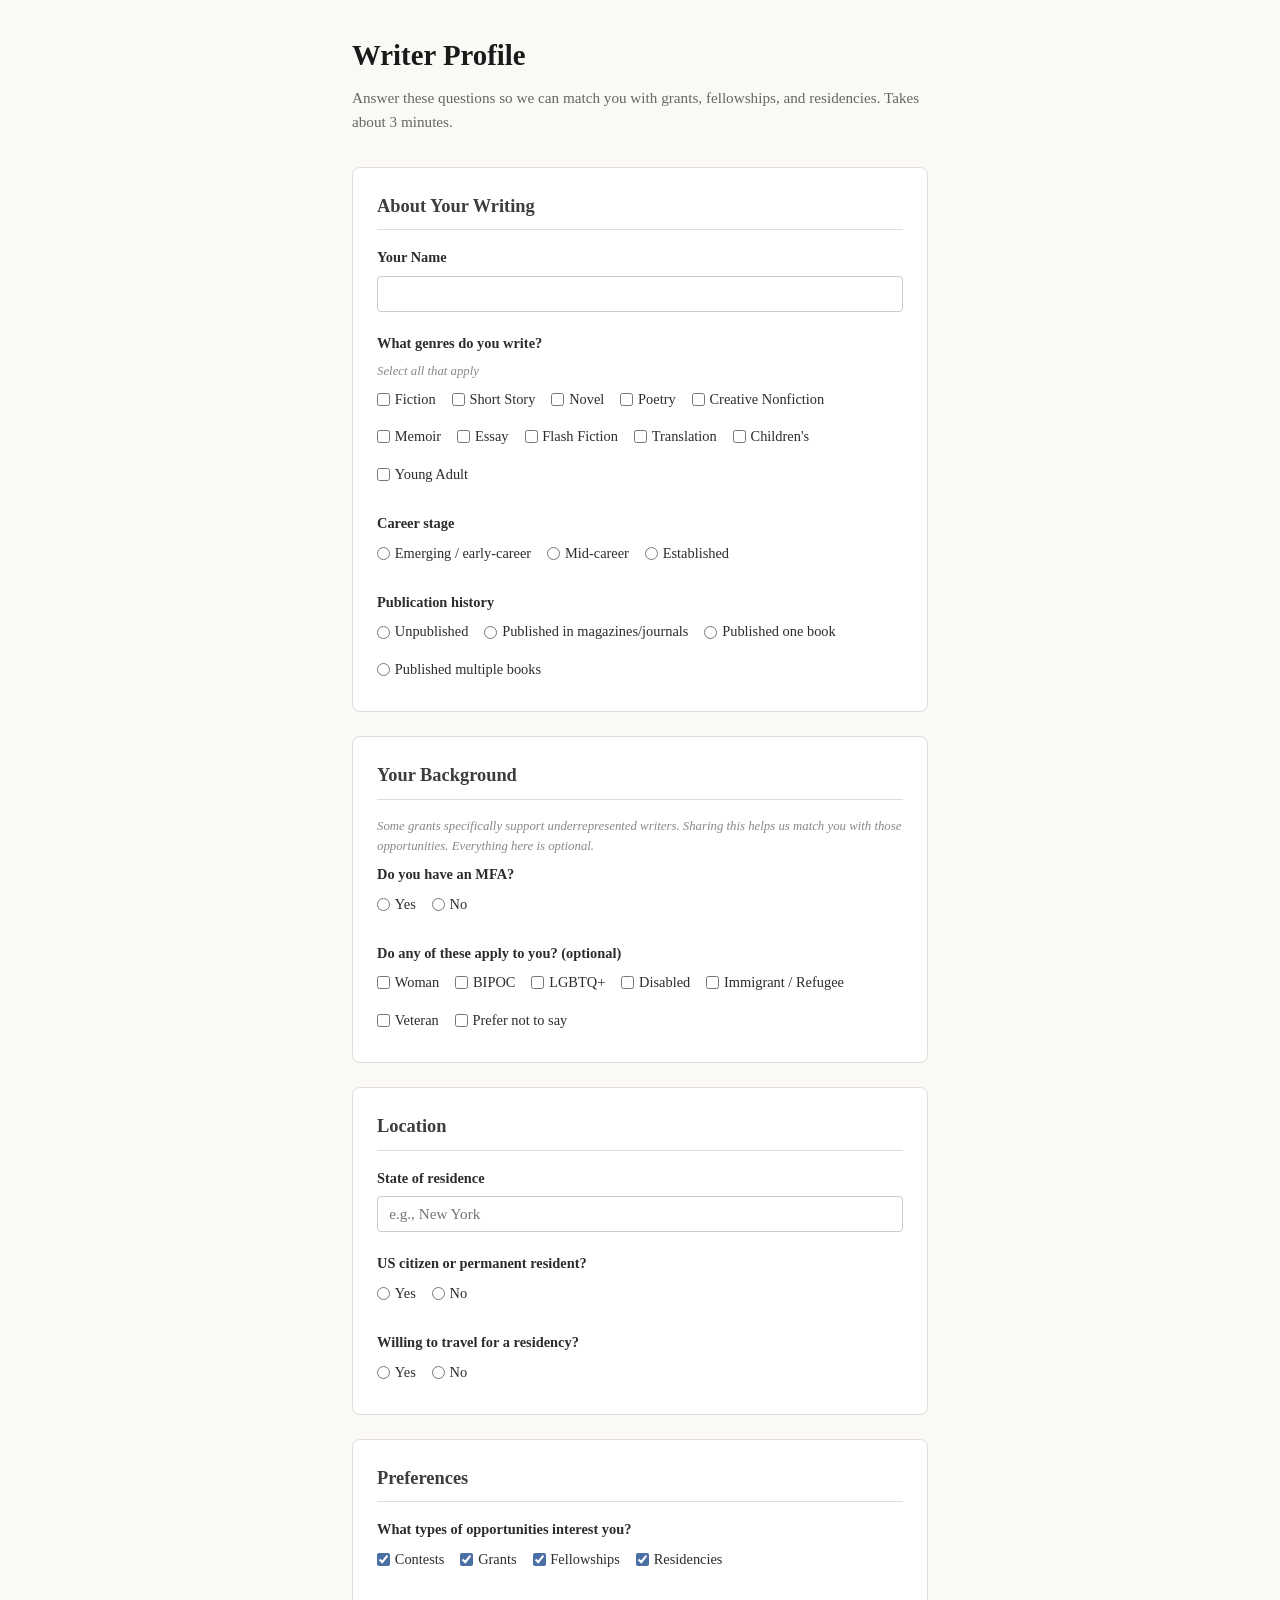
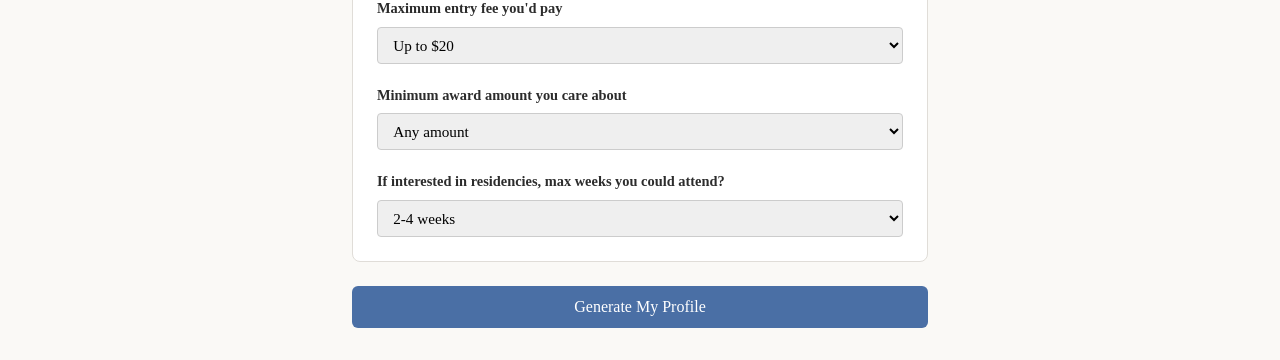
<file: survey/intake_form.html>
<!DOCTYPE html>
<html lang="en">
<head>
  <meta charset="UTF-8">
  <meta name="viewport" content="width=device-width, initial-scale=1.0">
  <title>Writer Profile — Grant & Fellowship Matcher</title>
  <style>
    * { box-sizing: border-box; margin: 0; padding: 0; }
    body {
      font-family: Georgia, 'Times New Roman', serif;
      background: #faf9f6;
      color: #2c2c2c;
      line-height: 1.6;
      padding: 2rem;
      max-width: 640px;
      margin: 0 auto;
    }
    h1 {
      font-size: 1.8rem;
      margin-bottom: 0.5rem;
      color: #1a1a1a;
    }
    .subtitle {
      font-size: 0.95rem;
      color: #666;
      margin-bottom: 2rem;
    }
    .section {
      background: #fff;
      border: 1px solid #e0ddd8;
      border-radius: 8px;
      padding: 1.5rem;
      margin-bottom: 1.5rem;
    }
    .section h2 {
      font-size: 1.15rem;
      margin-bottom: 1rem;
      color: #3d3d3d;
      border-bottom: 1px solid #e0ddd8;
      padding-bottom: 0.5rem;
    }
    .field {
      margin-bottom: 1.25rem;
    }
    .field:last-child {
      margin-bottom: 0;
    }
    label {
      display: block;
      font-weight: bold;
      font-size: 0.9rem;
      margin-bottom: 0.4rem;
    }
    .hint {
      font-size: 0.8rem;
      color: #888;
      margin-bottom: 0.4rem;
      font-style: italic;
    }
    input[type="text"], input[type="number"], select {
      width: 100%;
      padding: 0.5rem 0.7rem;
      border: 1px solid #ccc;
      border-radius: 4px;
      font-size: 0.95rem;
      font-family: inherit;
    }
    .checkbox-group, .radio-group {
      display: flex;
      flex-wrap: wrap;
      gap: 0.5rem 1rem;
    }
    .checkbox-group label, .radio-group label {
      font-weight: normal;
      font-size: 0.9rem;
      display: flex;
      align-items: center;
      gap: 0.3rem;
      cursor: pointer;
    }
    input[type="checkbox"], input[type="radio"] {
      accent-color: #4a6fa5;
    }
    button {
      background: #4a6fa5;
      color: #fff;
      border: none;
      padding: 0.75rem 2rem;
      border-radius: 6px;
      font-size: 1rem;
      font-family: inherit;
      cursor: pointer;
      display: block;
      width: 100%;
      margin-top: 1.5rem;
    }
    button:hover {
      background: #3d5d8a;
    }
    #output-section {
      display: none;
      background: #f0f4e8;
      border: 1px solid #c5d4a0;
      border-radius: 8px;
      padding: 1.5rem;
      margin-top: 1.5rem;
    }
    #output-section h2 {
      color: #3d6b1e;
      margin-bottom: 1rem;
    }
    pre {
      background: #fff;
      border: 1px solid #ddd;
      border-radius: 4px;
      padding: 1rem;
      font-size: 0.85rem;
      overflow-x: auto;
      white-space: pre-wrap;
    }
    .download-btn {
      background: #3d6b1e;
      margin-top: 1rem;
    }
    .download-btn:hover {
      background: #2d5115;
    }
  </style>
</head>
<body>
  <h1>Writer Profile</h1>
  <p class="subtitle">Answer these questions so we can match you with grants, fellowships, and residencies. Takes about 3 minutes.</p>

  <form id="profile-form">

    <div class="section">
      <h2>About Your Writing</h2>

      <div class="field">
        <label for="writer_name">Your Name</label>
        <input type="text" id="writer_name" required>
      </div>

      <div class="field">
        <label>What genres do you write?</label>
        <p class="hint">Select all that apply</p>
        <div class="checkbox-group" id="genres">
          <label><input type="checkbox" name="genre" value="fiction"> Fiction</label>
          <label><input type="checkbox" name="genre" value="short story"> Short Story</label>
          <label><input type="checkbox" name="genre" value="novel"> Novel</label>
          <label><input type="checkbox" name="genre" value="poetry"> Poetry</label>
          <label><input type="checkbox" name="genre" value="creative nonfiction"> Creative Nonfiction</label>
          <label><input type="checkbox" name="genre" value="memoir"> Memoir</label>
          <label><input type="checkbox" name="genre" value="essay"> Essay</label>
          <label><input type="checkbox" name="genre" value="flash fiction"> Flash Fiction</label>
          <label><input type="checkbox" name="genre" value="translation"> Translation</label>
          <label><input type="checkbox" name="genre" value="children's"> Children's</label>
          <label><input type="checkbox" name="genre" value="young adult"> Young Adult</label>
        </div>
      </div>

      <div class="field">
        <label>Career stage</label>
        <div class="radio-group">
          <label><input type="radio" name="career_stage" value="emerging"> Emerging / early-career</label>
          <label><input type="radio" name="career_stage" value="mid-career"> Mid-career</label>
          <label><input type="radio" name="career_stage" value="established"> Established</label>
        </div>
      </div>

      <div class="field">
        <label>Publication history</label>
        <div class="radio-group">
          <label><input type="radio" name="pub_history" value="unpublished"> Unpublished</label>
          <label><input type="radio" name="pub_history" value="published_magazines"> Published in magazines/journals</label>
          <label><input type="radio" name="pub_history" value="published_one_book"> Published one book</label>
          <label><input type="radio" name="pub_history" value="published_multiple"> Published multiple books</label>
        </div>
      </div>
    </div>

    <div class="section">
      <h2>Your Background</h2>
      <p class="hint">Some grants specifically support underrepresented writers. Sharing this helps us match you with those opportunities. Everything here is optional.</p>

      <div class="field">
        <label>Do you have an MFA?</label>
        <div class="radio-group">
          <label><input type="radio" name="has_mfa" value="true"> Yes</label>
          <label><input type="radio" name="has_mfa" value="false"> No</label>
        </div>
      </div>

      <div class="field">
        <label>Do any of these apply to you? (optional)</label>
        <div class="checkbox-group" id="demographics">
          <label><input type="checkbox" name="demo" value="women"> Woman</label>
          <label><input type="checkbox" name="demo" value="BIPOC"> BIPOC</label>
          <label><input type="checkbox" name="demo" value="LGBTQ"> LGBTQ+</label>
          <label><input type="checkbox" name="demo" value="disabled"> Disabled</label>
          <label><input type="checkbox" name="demo" value="immigrant"> Immigrant / Refugee</label>
          <label><input type="checkbox" name="demo" value="veteran"> Veteran</label>
          <label><input type="checkbox" name="demo" value=""> Prefer not to say</label>
        </div>
      </div>
    </div>

    <div class="section">
      <h2>Location</h2>

      <div class="field">
        <label for="state">State of residence</label>
        <input type="text" id="state" placeholder="e.g., New York">
      </div>

      <div class="field">
        <label>US citizen or permanent resident?</label>
        <div class="radio-group">
          <label><input type="radio" name="us_citizen" value="true"> Yes</label>
          <label><input type="radio" name="us_citizen" value="false"> No</label>
        </div>
      </div>

      <div class="field">
        <label>Willing to travel for a residency?</label>
        <div class="radio-group">
          <label><input type="radio" name="willing_travel" value="true"> Yes</label>
          <label><input type="radio" name="willing_travel" value="false"> No</label>
        </div>
      </div>
    </div>

    <div class="section">
      <h2>Preferences</h2>

      <div class="field">
        <label>What types of opportunities interest you?</label>
        <div class="checkbox-group" id="types">
          <label><input type="checkbox" name="opp_type" value="contest" checked> Contests</label>
          <label><input type="checkbox" name="opp_type" value="grant" checked> Grants</label>
          <label><input type="checkbox" name="opp_type" value="fellowship" checked> Fellowships</label>
          <label><input type="checkbox" name="opp_type" value="residency" checked> Residencies</label>
        </div>
      </div>

      <div class="field">
        <label for="max_fee">Maximum entry fee you'd pay</label>
        <select id="max_fee">
          <option value="0">Free only ($0)</option>
          <option value="10">Up to $10</option>
          <option value="20" selected>Up to $20</option>
          <option value="35">Up to $35</option>
          <option value="999">Any amount</option>
        </select>
      </div>

      <div class="field">
        <label for="min_award">Minimum award amount you care about</label>
        <select id="min_award">
          <option value="0" selected>Any amount</option>
          <option value="100">At least $100</option>
          <option value="500">At least $500</option>
          <option value="1000">At least $1,000</option>
          <option value="5000">At least $5,000</option>
        </select>
      </div>

      <div class="field">
        <label for="max_weeks">If interested in residencies, max weeks you could attend?</label>
        <select id="max_weeks">
          <option value="2">1-2 weeks</option>
          <option value="4" selected>2-4 weeks</option>
          <option value="12">1-3 months</option>
          <option value="52">3+ months / no limit</option>
        </select>
      </div>
    </div>

    <button type="submit">Generate My Profile</button>
  </form>

  <div id="output-section">
    <h2>Your Writer Profile</h2>
    <p>Copy this JSON or download the file, then run the matcher:</p>
    <pre id="json-output"></pre>
    <button class="download-btn" id="download-btn">Download writer_profile.json</button>
  </div>

  <script>
    document.getElementById('profile-form').addEventListener('submit', function(e) {
      e.preventDefault();

      const getChecked = (name) =>
        [...document.querySelectorAll(`input[name="${name}"]:checked`)]
          .map(el => el.value)
          .filter(v => v);

      const getRadio = (name) => {
        const el = document.querySelector(`input[name="${name}"]:checked`);
        return el ? el.value : '';
      };

      const profile = {
        writer_name: document.getElementById('writer_name').value,
        writing_genres: getChecked('genre'),
        career_stage: getRadio('career_stage'),
        publication_history: getRadio('pub_history'),
        has_mfa: getRadio('has_mfa') === 'true',
        demographics: getChecked('demo'),
        state_of_residence: document.getElementById('state').value,
        us_citizen: getRadio('us_citizen') === 'true',
        willing_to_travel: getRadio('willing_travel') === 'true',
        interested_types: getChecked('opp_type'),
        max_entry_fee: parseInt(document.getElementById('max_fee').value),
        min_award_amount: parseInt(document.getElementById('min_award').value),
        interested_in_residencies: getChecked('opp_type').includes('residency'),
        max_residency_weeks: parseInt(document.getElementById('max_weeks').value),
      };

      const json = JSON.stringify(profile, null, 2);
      document.getElementById('json-output').textContent = json;
      document.getElementById('output-section').style.display = 'block';
      document.getElementById('output-section').scrollIntoView({ behavior: 'smooth' });

      document.getElementById('download-btn').onclick = function() {
        const blob = new Blob([json], { type: 'application/json' });
        const url = URL.createObjectURL(blob);
        const a = document.createElement('a');
        a.href = url;
        a.download = 'writer_profile.json';
        a.click();
        URL.revokeObjectURL(url);
      };
    });
  </script>
</body>
</html>
</file>
